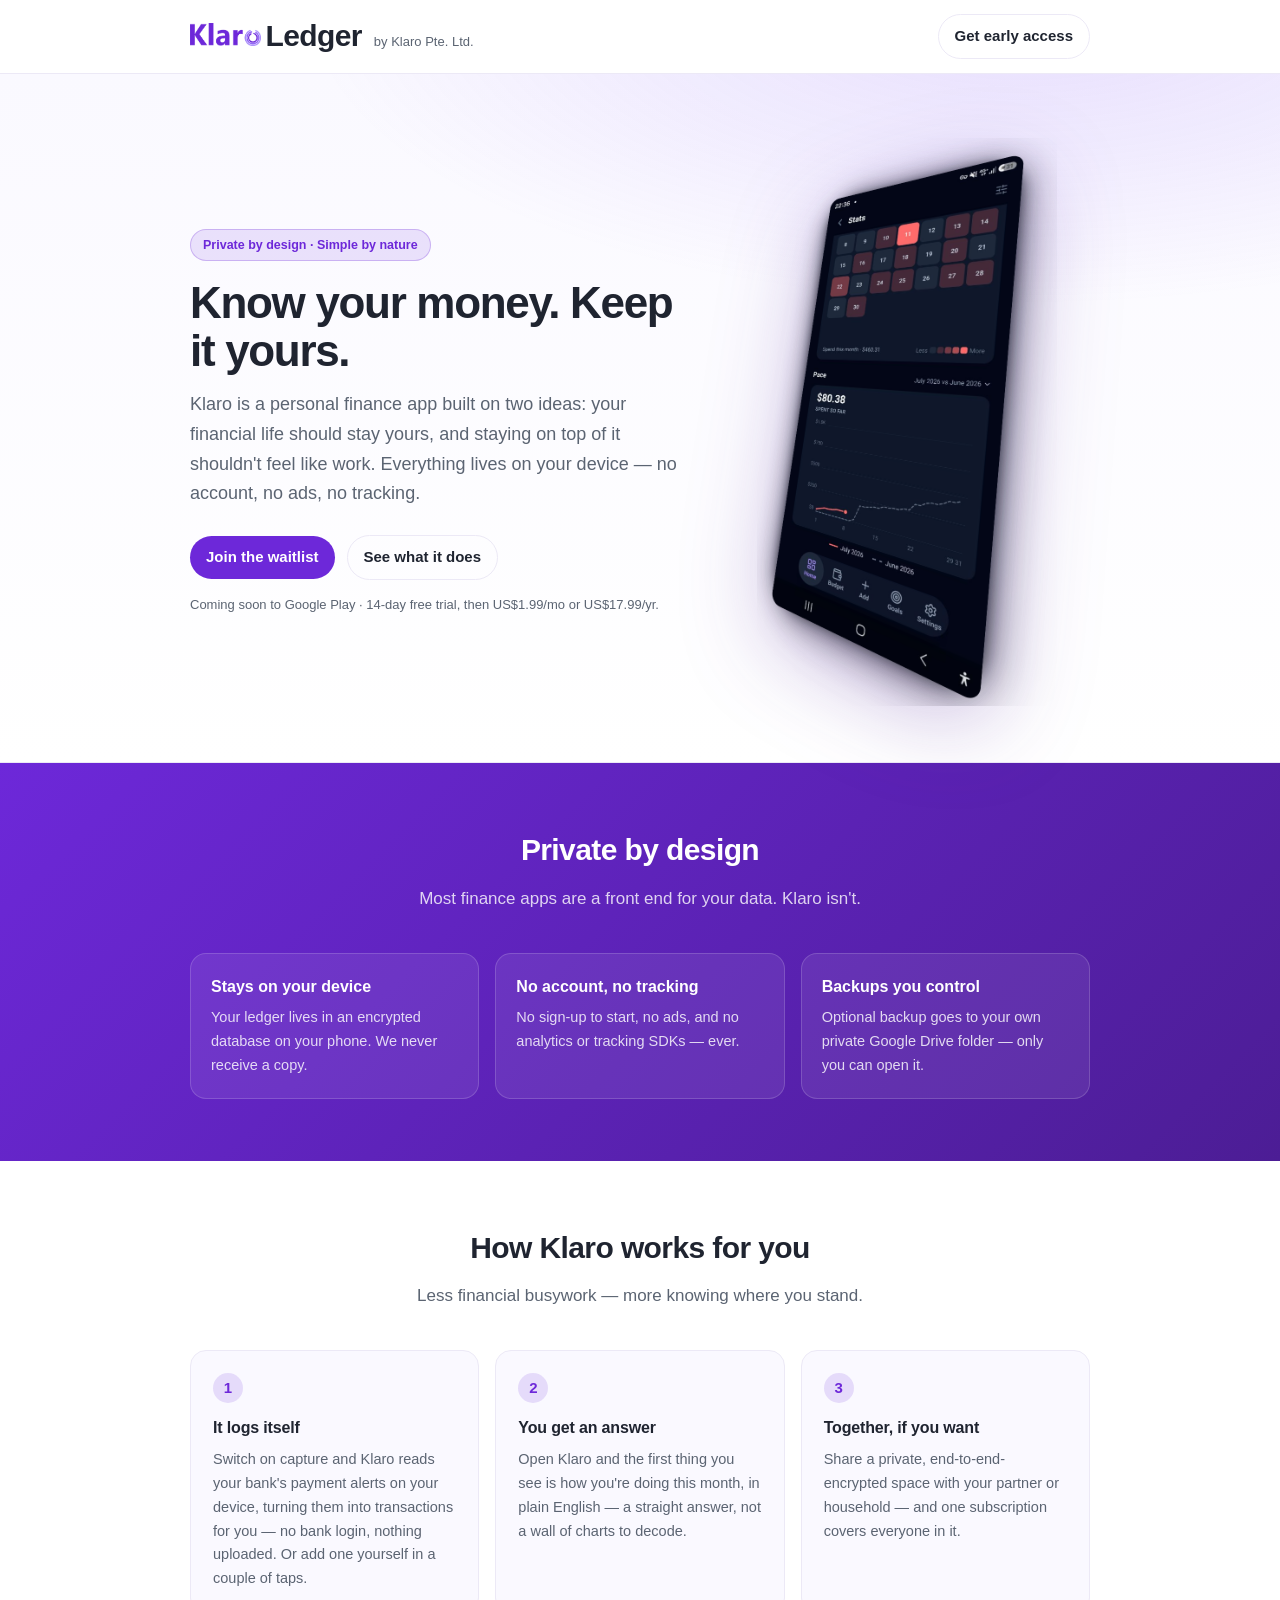
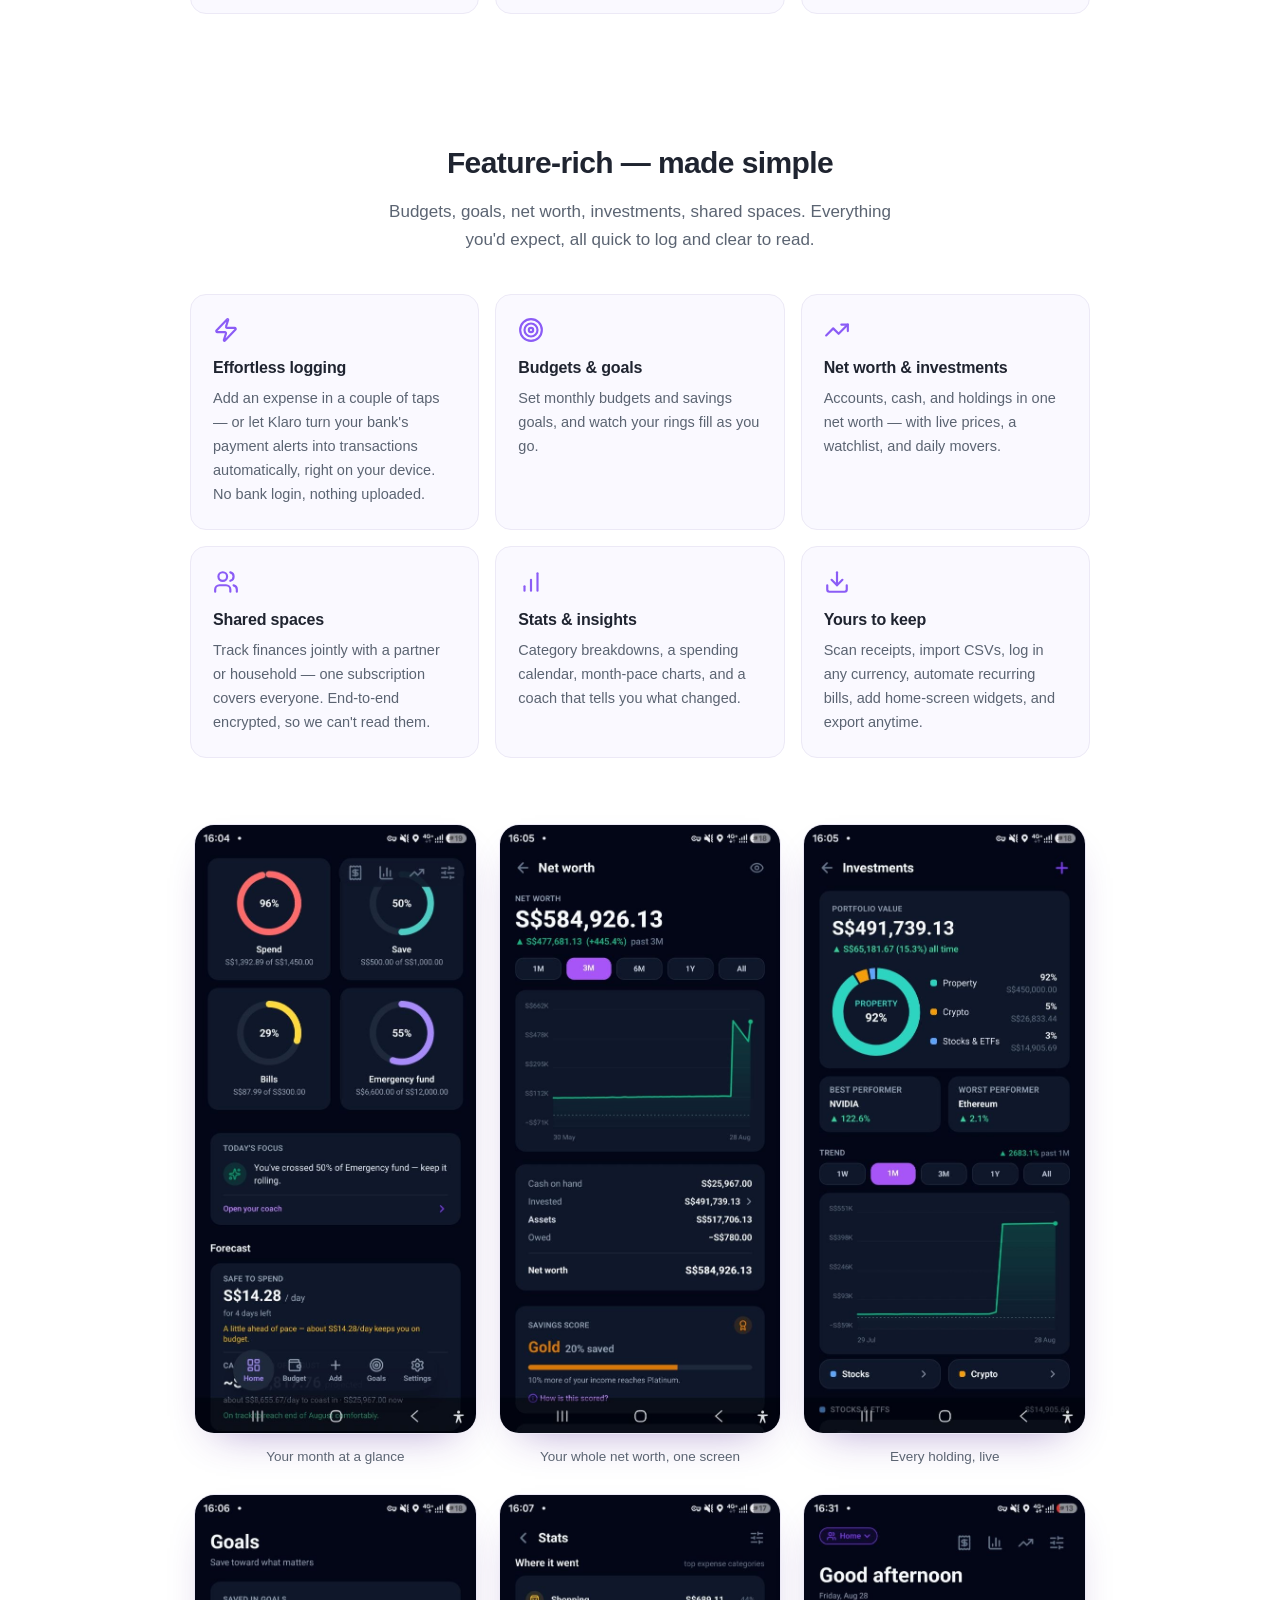
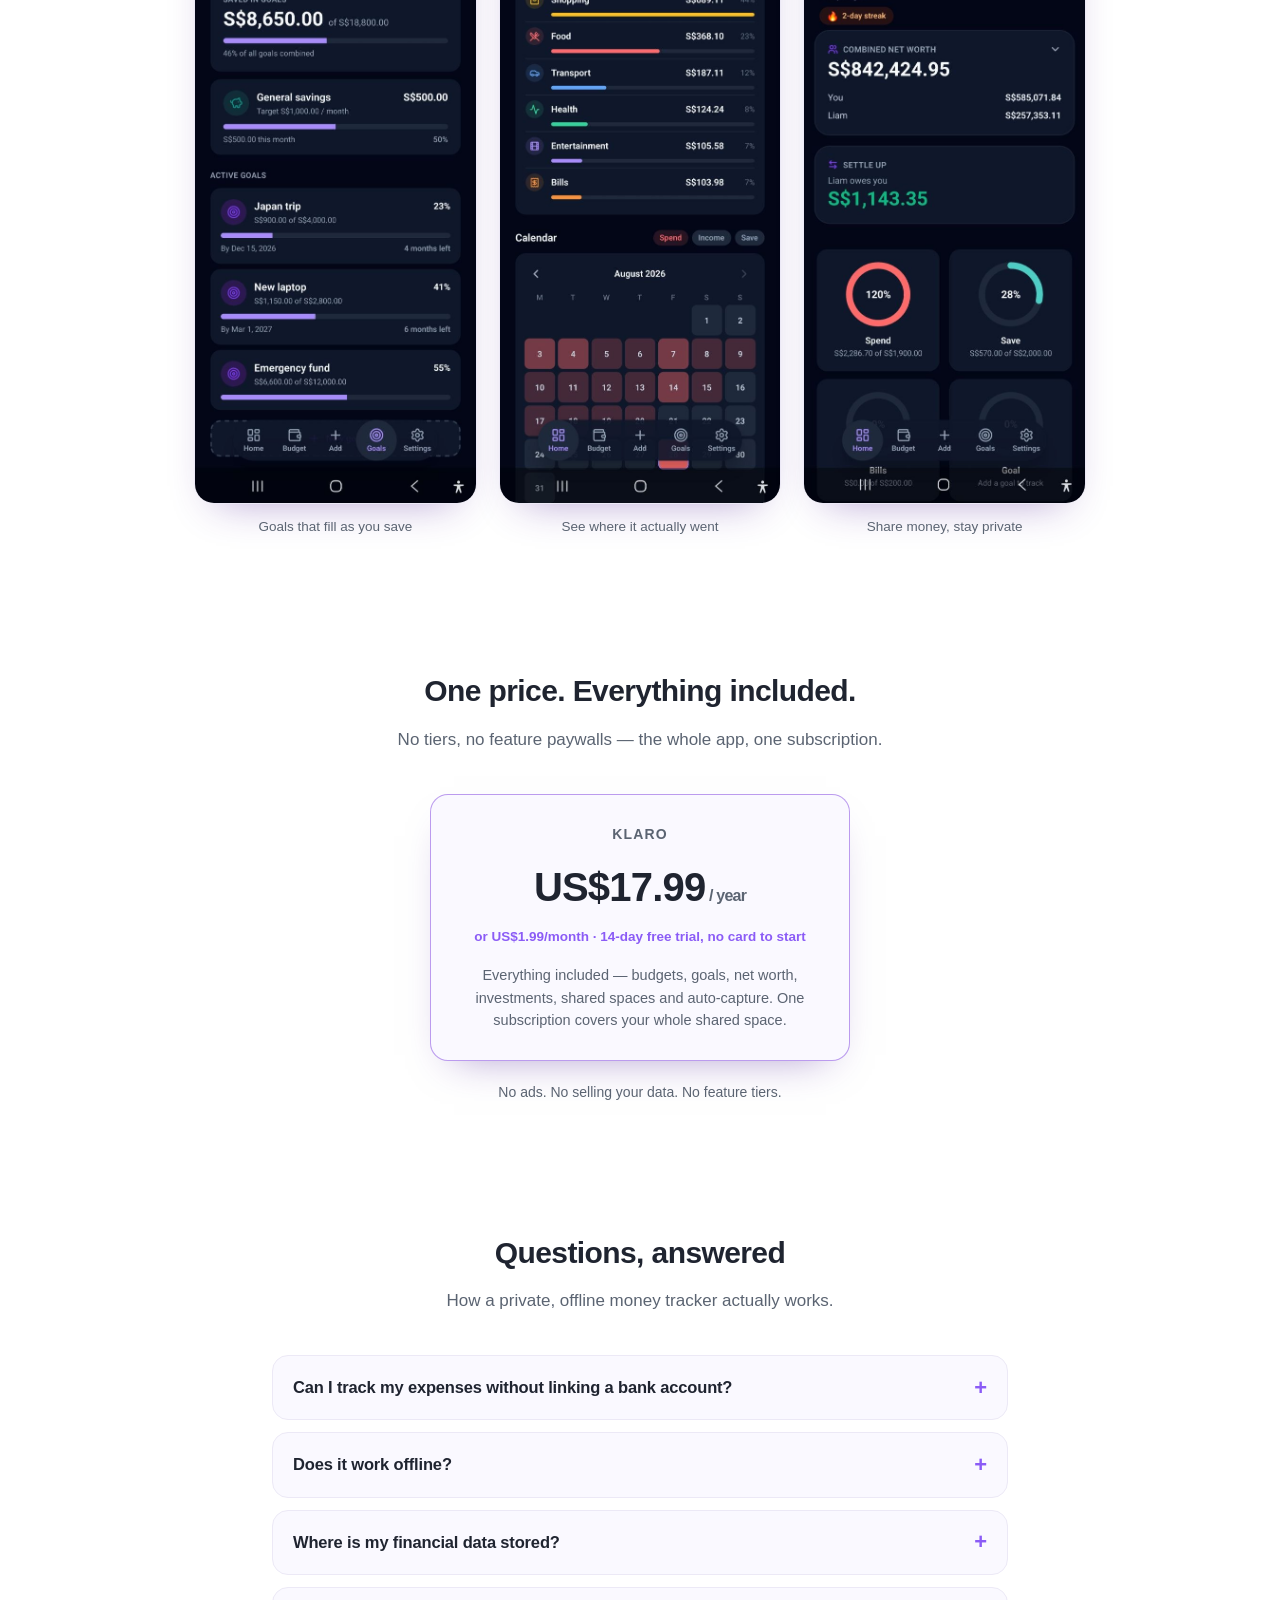
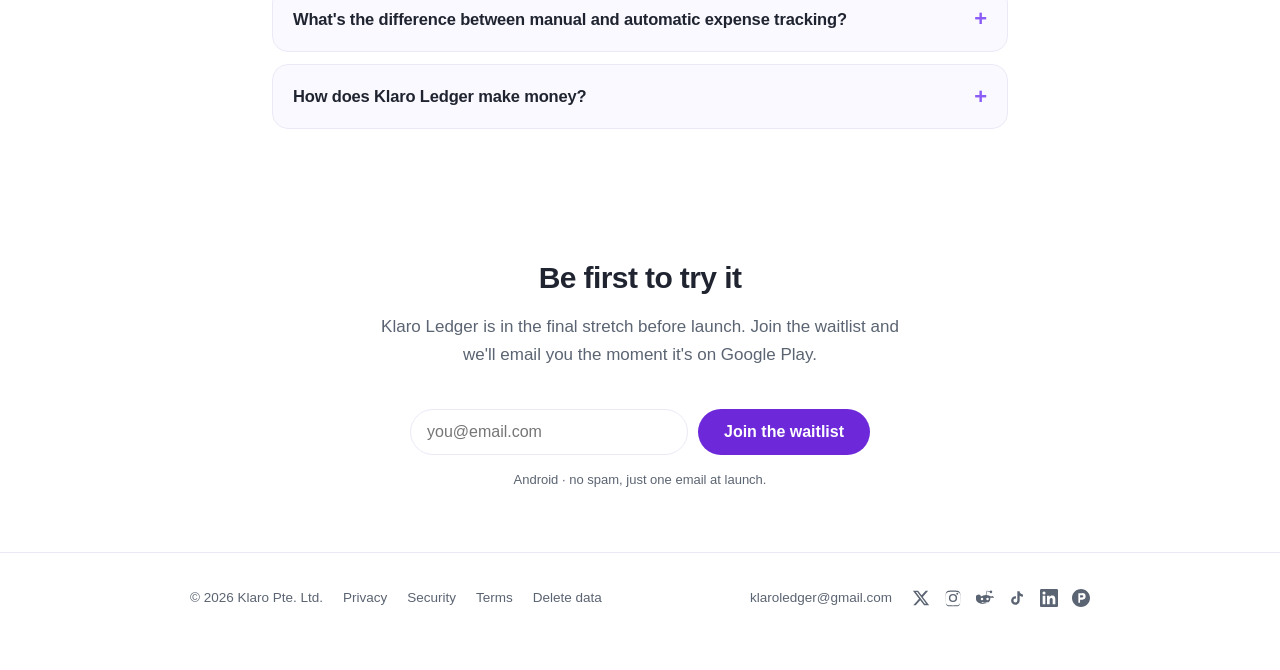
<file: index.html>
<!doctype html>
<html lang="en">
  <head>
    <meta charset="utf-8" />
    <meta name="viewport" content="width=device-width, initial-scale=1" />
    <meta name="google-site-verification" content="YnybUjIdexVsLjOxASTAoRxeRWciaFhytdAbBJuj0qY" />
    <title>Klaro Ledger</title>
    <meta
      name="description"
      content="Klaro Ledger is a private, offline-first personal finance app for Android. Your whole financial life stays on your device — and staying on top of it shouldn't feel like work. No account, no ads, no tracking. By Klaro Pte. Ltd."
    />
    <meta name="theme-color" content="#6d28d9" />
    <!-- Open Graph / social preview -->
    <meta property="og:type" content="website" />
    <meta property="og:title" content="Klaro Ledger — know your money, keep it yours" />
    <meta
      property="og:description"
      content="A private, offline-first personal finance app for Android. Powerful, but simple. No account, no ads, no tracking."
    />
    <meta property="og:site_name" content="Klaro Ledger" />
    <!-- ?v=2 busts social-scraper caches when the card art changes -->
    <meta property="og:image" content="https://klaroledger.app/assets/og.png?v=2" />
    <meta property="og:image:width" content="1200" />
    <meta property="og:image:height" content="630" />
    <meta property="og:image:alt" content="Klaro Ledger — private, offline-first money tracker" />
    <meta property="og:url" content="https://klaroledger.app/" />
    <meta name="twitter:card" content="summary_large_image" />
    <meta name="twitter:image" content="https://klaroledger.app/assets/og.png?v=2" />
    <link rel="icon" type="image/png" href="assets/icon.png" />
    <link rel="apple-touch-icon" href="assets/icon.png" />
    <link rel="canonical" href="https://klaroledger.app/" />
    <!-- Structured data: helps Google understand the app + can win rich results -->
    <script type="application/ld+json">
      {
        "@context": "https://schema.org",
        "@graph": [
          {
            "@type": "WebSite",
            "@id": "https://klaroledger.app/#website",
            "url": "https://klaroledger.app/",
            "name": "Klaro Ledger",
            "alternateName": "Klaro",
            "publisher": { "@id": "https://klaroledger.app/#org" }
          },
          {
            "@type": "Organization",
            "@id": "https://klaroledger.app/#org",
            "name": "Klaro Pte. Ltd.",
            "url": "https://klaroledger.app/",
            "logo": "https://klaroledger.app/assets/icon.png",
            "email": "klaroledger@gmail.com",
            "sameAs": [
              "https://x.com/klaroledger",
              "https://www.linkedin.com/company/klaro-pte-ltd",
              "https://instagram.com/klaroledger",
              "https://www.producthunt.com/@klaroledger",
              "https://reddit.com/user/klaroledger",
              "https://tiktok.com/@klaroledger"
            ]
          },
          {
            "@type": "SoftwareApplication",
            "name": "Klaro Ledger",
            "operatingSystem": "Android",
            "applicationCategory": "FinanceApplication",
            "description": "A private, offline-first money tracker for Android. Budgets, goals, net worth, and shared spaces — with no account, no ads, and no tracking.",
            "url": "https://klaroledger.app/",
            "image": "https://klaroledger.app/assets/og.png",
            "publisher": { "@id": "https://klaroledger.app/#org" },
            "offers": { "@type": "Offer", "price": "1.99", "priceCurrency": "USD" }
          }
        ]
      }
    </script>
    <style>
      :root {
        --brand: #6d28d9;
        --brand-deep: #4c1d95;
        --brand-soft: #8b5cf6;
        --bg: #ffffff;
        --fg: #1f2430;
        --muted: #5b6472;
        --card: #faf9ff;
        --border: #ece9f6;
        --accent: #10b981;
      }
      @media (prefers-color-scheme: dark) {
        :root {
          --bg: #0f1115;
          --fg: #e8e9ee;
          --muted: #a0a6b2;
          --card: #161922;
          --border: #262b37;
          --brand-soft: #a78bfa;
        }
      }
      * { box-sizing: border-box; }
      html { -webkit-text-size-adjust: 100%; scroll-behavior: smooth; }
      body {
        margin: 0;
        background: var(--bg);
        color: var(--fg);
        font: 16px/1.65 -apple-system, BlinkMacSystemFont, "Segoe UI", Roboto,
          Helvetica, Arial, sans-serif;
      }
      a { color: var(--brand-soft); }
      .container { max-width: 940px; margin: 0 auto; padding: 0 20px; }

      /* Top bar */
      .topbar {
        border-bottom: 1px solid var(--border);
        position: sticky;
        top: 0;
        background: color-mix(in srgb, var(--bg) 88%, transparent);
        backdrop-filter: blur(8px);
        z-index: 5;
      }
      .topbar .container {
        display: flex;
        align-items: center;
        gap: 12px;
        padding-top: 14px;
        padding-bottom: 14px;
      }
      /* Brand + attribution share a baseline (tag on the wordmark's bottom),
         and the wrapper stays vertically centered in the bar as one unit. */
      .brandrow { display: flex; align-items: baseline; gap: 12px; }
      .brandmark { font-weight: 800; letter-spacing: -0.02em; font-size: 19px; }
      .brandmark .k { color: var(--brand); }
      /* Wordmark logo ("Klaro" with the ring-o) + aligned "Ledger" text. */
      /* Baseline-align the tight (padding-free) logo with "Ledger": an <img>'s
         baseline is its bottom edge, and the logo is cropped so its bottom ~=
         the "Klar" baseline — so both words share a true baseline, no nudge. */
      .brand { display: flex; align-items: baseline; gap: 4px; text-decoration: none; cursor: pointer; }
      .brand:hover { opacity: 0.82; }
      .wordlogo { height: 23px; display: block; }
      .ledger {
        font-weight: 700;
        font-size: 30px;
        letter-spacing: -0.02em;
        color: var(--fg);
        line-height: 1;
      }
      .topbar .tag { color: var(--muted); font-size: 13px; }
      .topbar .spacer { margin-left: auto; }
      .btn {
        display: inline-block;
        background: var(--brand);
        color: #fff;
        text-decoration: none;
        font-weight: 600;
        font-size: 15px;
        padding: 9px 16px;
        border-radius: 999px;
        border: 0;
        cursor: pointer;
      }
      .btn:hover { background: var(--brand-deep); }
      .btn.ghost {
        background: transparent;
        color: var(--fg);
        border: 1px solid var(--border);
      }
      .btn.ghost:hover { border-color: var(--brand-soft); }

      /* Launch-state toggle. <body class="prelaunch"> shows the waitlist CTAs;
         change it to class="launched" the day the app is live on Google Play
         to reveal the download badge instead. Both variants stay in the DOM,
         so they can never drift out of sync. */
      .launched .prelaunch-only { display: none; }
      .prelaunch .launch-only { display: none; }

      /* Google Play download badge (placeholder art — the two-line label is
         the recognisable part; for strict brand compliance, swap this anchor's
         contents for Google's official badge PNG and keep the href). */
      .play-badge {
        display: inline-flex;
        align-items: center;
        gap: 11px;
        background: #000;
        color: #fff;
        text-decoration: none;
        border: 1px solid rgba(255, 255, 255, 0.22);
        border-radius: 12px;
        padding: 9px 20px 9px 16px;
      }
      .play-badge:hover { background: #141414; }
      .play-badge svg { width: 21px; height: 23px; display: block; }
      .play-badge .pb-text { display: flex; flex-direction: column; text-align: left; line-height: 1.15; }
      .play-badge .pb-text small { font-size: 10px; letter-spacing: 0.06em; text-transform: uppercase; opacity: 0.85; }
      .play-badge .pb-text strong { font-size: 18px; font-weight: 600; letter-spacing: -0.01em; }

      /* Hero */
      .hero {
        background:
          radial-gradient(1200px 500px at 80% -10%, rgba(139, 92, 246, 0.18), transparent 60%),
          linear-gradient(180deg, var(--card), var(--bg));
        border-bottom: 1px solid var(--border);
        padding: 64px 0 56px;
      }
      .hero .grid {
        display: grid;
        grid-template-columns: 1.15fr 0.85fr;
        gap: 40px;
        align-items: center;
      }
      .pill {
        display: inline-block;
        font-size: 12.5px;
        font-weight: 600;
        color: var(--brand);
        background: color-mix(in srgb, var(--brand) 12%, transparent);
        border: 1px solid color-mix(in srgb, var(--brand) 26%, transparent);
        padding: 5px 12px;
        border-radius: 999px;
        margin-bottom: 18px;
      }
      h1 {
        font-size: 44px;
        line-height: 1.08;
        letter-spacing: -0.03em;
        margin: 0 0 16px;
      }
      .hero p.sub { font-size: 18px; color: var(--muted); margin: 0 0 26px; max-width: 30em; }
      .cta-row { display: flex; flex-wrap: wrap; gap: 12px; align-items: center; }
      .cta-note { color: var(--muted); font-size: 13px; margin-top: 14px; }

      /* Phone / rings art */
      .art { display: flex; justify-content: center; }
      .hero-mock {
        width: 300px;
        max-width: 82vw;
        height: auto;
        display: block;
        filter: drop-shadow(0 22px 44px rgba(76, 29, 149, 0.32));
      }

      /* App icon in the top bar */
      .appicon {
        width: 26px;
        height: 26px;
        border-radius: 7px;
        display: block;
      }

      /* Screenshot gallery */
      .shots {
        display: grid;
        grid-template-columns: repeat(3, 1fr);
        gap: 26px 22px;
        padding: 4px;
      }
      .shots figure {
        margin: 0;
        text-align: center;
      }
      .shots img {
        width: 100%;
        border-radius: 20px;
        border: 1px solid var(--border);
        box-shadow: 0 18px 40px -22px rgba(76, 29, 149, 0.45);
        display: block;
      }
      .shots figcaption {
        color: var(--muted);
        font-size: 13.5px;
        margin-top: 12px;
      }

      /* Sections */
      section { padding: 62px 0; }
      .section-head { text-align: center; max-width: 34em; margin: 0 auto 40px; }
      .section-head h2 {
        font-size: 30px;
        letter-spacing: -0.02em;
        margin: 0 0 10px;
      }
      .section-head p { color: var(--muted); margin: 0; font-size: 17px; }

      .features {
        display: grid;
        grid-template-columns: repeat(3, 1fr);
        gap: 16px;
      }
      .feature {
        background: var(--card);
        border: 1px solid var(--border);
        border-radius: 16px;
        padding: 22px;
      }
      .feature .ico { line-height: 0; }
      .feature .ico svg {
        width: 26px;
        height: 26px;
        color: var(--brand-soft);
      }
      .feature h3 { font-size: 16px; margin: 12px 0 6px; letter-spacing: -0.01em; }
      .feature p { color: var(--muted); font-size: 14.5px; margin: 0; }

      /* How-it-works steps */
      .steps { display: grid; grid-template-columns: repeat(3, 1fr); gap: 16px; }
      .step {
        background: var(--card);
        border: 1px solid var(--border);
        border-radius: 16px;
        padding: 22px;
      }
      .step .num {
        display: inline-flex;
        align-items: center;
        justify-content: center;
        width: 30px;
        height: 30px;
        border-radius: 999px;
        background: color-mix(in srgb, var(--brand) 14%, transparent);
        color: var(--brand);
        font-weight: 800;
        font-size: 15px;
        margin-bottom: 12px;
      }
      .step h3 { font-size: 16px; margin: 0 0 6px; letter-spacing: -0.01em; }
      .step p { color: var(--muted); font-size: 14.5px; margin: 0; }

      /* Pricing */
      .price-wrap { display: flex; justify-content: center; }
      .price-card {
        background: var(--card);
        border: 1px solid var(--border);
        border-radius: 18px;
        padding: 28px 26px;
        text-align: center;
        max-width: 420px;
        width: 100%;
      }
      .price-card.featured {
        border-color: color-mix(in srgb, var(--brand) 45%, transparent);
        box-shadow: 0 18px 40px -24px rgba(76, 29, 149, 0.5);
      }
      .price-card h3 {
        margin: 0 0 8px;
        font-size: 14px;
        text-transform: uppercase;
        letter-spacing: 0.08em;
        color: var(--muted);
      }
      .price-amt {
        font-size: 40px;
        font-weight: 800;
        letter-spacing: -0.02em;
        margin: 0;
        color: var(--fg);
      }
      .price-amt span { font-size: 16px; font-weight: 600; color: var(--muted); }
      .price-sub { color: var(--brand-soft); font-size: 13.5px; font-weight: 600; margin: 6px 0 0; }
      .price-note { color: var(--muted); font-size: 14.5px; margin: 16px 0 0; line-height: 1.55; }
      .price-foot { text-align: center; color: var(--muted); font-size: 14px; margin: 20px 0 0; }

      /* Privacy band */
      .privacy {
        background: linear-gradient(135deg, var(--brand), var(--brand-deep));
        color: #fff;
      }
      .privacy .section-head h2 { color: #fff; }
      .privacy .section-head p { color: rgba(255, 255, 255, 0.8); }
      .privacy .points {
        display: grid;
        grid-template-columns: repeat(3, 1fr);
        gap: 16px;
      }
      .privacy .point {
        background: rgba(255, 255, 255, 0.08);
        border: 1px solid rgba(255, 255, 255, 0.16);
        border-radius: 16px;
        padding: 20px;
      }
      .privacy .point h3 { margin: 0 0 6px; font-size: 16px; }
      .privacy .point p { margin: 0; color: rgba(255, 255, 255, 0.82); font-size: 14.5px; }

      /* FAQ (native <details> accordion: content stays in the DOM, crawlable) */
      .faq-list { max-width: 46em; margin: 0 auto; display: grid; gap: 12px; }
      .faq-item {
        background: var(--card);
        border: 1px solid var(--border);
        border-radius: 16px;
      }
      .faq-item > summary {
        cursor: pointer;
        list-style: none;
        padding: 18px 20px;
        font-weight: 600;
        font-size: 16.5px;
        letter-spacing: -0.01em;
        display: flex;
        align-items: center;
        justify-content: space-between;
        gap: 16px;
      }
      .faq-item > summary::-webkit-details-marker { display: none; }
      .faq-item > summary::after {
        content: "+";
        color: var(--brand-soft);
        font-size: 22px;
        line-height: 1;
        transition: transform 0.2s ease;
      }
      .faq-item[open] > summary::after { transform: rotate(45deg); }
      .faq-item > .faq-a {
        padding: 0 20px 18px;
        margin: 0;
        color: var(--muted);
        font-size: 15px;
        line-height: 1.6;
        text-align: justify;
        -webkit-hyphens: auto;
        hyphens: auto;
      }

      /* Waitlist */
      .waitlist { text-align: center; }
      .waitlist .btn { font-size: 16px; padding: 13px 26px; }
      .wl-form {
        display: flex;
        gap: 10px;
        justify-content: center;
        flex-wrap: wrap;
        max-width: 460px;
        margin: 0 auto;
      }
      .wl-input {
        flex: 1 1 240px;
        min-width: 0;
        font-size: 16px;
        padding: 13px 16px;
        border-radius: 999px;
        border: 1px solid var(--border);
        background: var(--bg);
        color: var(--fg);
      }
      .wl-input:focus {
        outline: none;
        border-color: var(--brand-soft);
        box-shadow: 0 0 0 3px color-mix(in srgb, var(--brand) 22%, transparent);
      }
      .wl-btn { font-size: 16px; padding: 13px 26px; white-space: nowrap; }
      .wl-btn:disabled { opacity: 0.6; cursor: default; }
      /* Honeypot — off-screen, never shown to a human. */
      .wl-hp {
        position: absolute;
        left: -9999px;
        width: 1px;
        height: 1px;
        opacity: 0;
      }

      footer {
        border-top: 1px solid var(--border);
        color: var(--muted);
        font-size: 13.5px;
        padding: 34px 0 60px;
      }
      footer .row { display: flex; flex-wrap: wrap; gap: 8px 20px; align-items: center; }
      footer a { color: var(--muted); text-decoration: none; }
      footer a:hover { color: var(--brand-soft); }
      footer .spacer { margin-left: auto; }
      footer .social { display: inline-flex; gap: 14px; align-items: center; }
      footer .social a { display: inline-flex; }
      footer .social svg { width: 18px; height: 18px; display: block; }

      @media (max-width: 760px) {
        .hero { padding: 44px 0 40px; }
        .hero .grid { grid-template-columns: 1fr; gap: 32px; }
        .art { order: -1; }
        h1 { font-size: 34px; }
        .features, .privacy .points, .steps { grid-template-columns: 1fr; }
        .shots { grid-template-columns: repeat(2, 1fr); }
        .topbar .tag { display: none; }
      }
    </style>
  </head>
  <body class="prelaunch">
    <!--
      ┌─ LAUNCH-DAY SWAP ─────────────────────────────────────────────────┐
      │ When Klaro Ledger is live on Google Play:                          │
      │   1. Change <body class="prelaunch"> above to class="launched".    │
      │      That's it — hero, top bar, and this section flip to the       │
      │      "Get it on Google Play" download badge automatically.         │
      │   2. (Optional, for brand compliance) drop Google's official badge │
      │      PNG in and swap the .play-badge anchor contents for it.       │
      │   3. The store URL is already wired to the real package            │
      │      (com.klaro.ledger) — nothing to fill in.                      │
      │   4. Email the waitlist that it's live.                            │
      └───────────────────────────────────────────────────────────────────┘
    -->
    <!-- Top bar -->
    <div class="topbar">
      <div class="container">
        <span class="brandrow">
          <a class="brand" href="/" aria-label="Klaro Ledger — home">
            <img class="wordlogo" src="assets/klaro-wordmark.png" alt="Klaro" />
            <span class="ledger">Ledger</span>
          </a>
          <span class="tag">by Klaro Pte. Ltd.</span>
        </span>
        <span class="spacer"></span>
        <a class="btn ghost prelaunch-only" href="#waitlist">Get early access</a>
        <a class="btn launch-only" href="https://play.google.com/store/apps/details?id=com.klaro.ledger">Get it on Google Play</a>
      </div>
    </div>

    <!-- Hero -->
    <header class="hero">
      <div class="container grid">
        <div>
          <span class="pill">Private by design · Simple by nature</span>
          <h1>Know your money. Keep it yours.</h1>
          <p class="sub">
            Klaro is a personal finance app built on two ideas: your financial
            life should stay yours, and staying on top of it shouldn't feel like
            work. Everything lives on your device — no account, no ads, no
            tracking.
          </p>
          <div class="cta-row">
            <a class="btn prelaunch-only" href="#waitlist">Join the waitlist</a>
            <a class="play-badge launch-only" href="https://play.google.com/store/apps/details?id=com.klaro.ledger" aria-label="Get it on Google Play">
              <svg viewBox="0 0 24 24" fill="#fff" aria-hidden="true"><path d="M4 3.5v17a1 1 0 0 0 1.5.87l14-8.5a1 1 0 0 0 0-1.74l-14-8.5A1 1 0 0 0 4 3.5Z"/></svg>
              <span class="pb-text"><small>Get it on</small><strong>Google Play</strong></span>
            </a>
            <a class="btn ghost" href="#features">See what it does</a>
          </div>
          <div class="cta-note prelaunch-only">Coming soon to Google Play · 14-day free trial, then US$1.99/mo or US$17.99/yr.</div>
          <div class="cta-note launch-only">Free on Google Play · 14-day free trial, then US$1.99/mo or US$17.99/yr.</div>
        </div>
        <div class="art">
          <img
            class="hero-mock"
            src="assets/hero-mock.png"
            alt="Klaro Ledger — spending pace chart and calendar heatmap"
          />
        </div>
      </div>
    </header>

    <!-- Privacy band (why you can trust Klaro — deliberately ABOVE the features) -->
    <section class="privacy">
      <div class="container">
        <div class="section-head">
          <h2>Private by design</h2>
          <p>Most finance apps are a front end for your data. Klaro isn't.</p>
        </div>
        <div class="points">
          <div class="point">
            <h3>Stays on your device</h3>
            <p>Your ledger lives in an encrypted database on your phone. We never receive a copy.</p>
          </div>
          <div class="point">
            <h3>No account, no tracking</h3>
            <p>No sign-up to start, no ads, and no analytics or tracking SDKs — ever.</p>
          </div>
          <div class="point">
            <h3>Backups you control</h3>
            <p>Optional backup goes to your own private Google Drive folder — only you can open it.</p>
          </div>
        </div>
      </div>
    </section>

    <!-- How it works — the effortless story (auto-capture → the answer → shared) -->
    <section id="how">
      <div class="container">
        <div class="section-head">
          <h2>How Klaro works for you</h2>
          <p>Less financial busywork — more knowing where you stand.</p>
        </div>
        <div class="steps">
          <div class="step">
            <span class="num">1</span>
            <h3>It logs itself</h3>
            <p>Switch on capture and Klaro reads your bank's payment alerts on your device, turning them into transactions for you — no bank login, nothing uploaded. Or add one yourself in a couple of taps.</p>
          </div>
          <div class="step">
            <span class="num">2</span>
            <h3>You get an answer</h3>
            <p>Open Klaro and the first thing you see is how you're doing this month, in plain English — a straight answer, not a wall of charts to decode.</p>
          </div>
          <div class="step">
            <span class="num">3</span>
            <h3>Together, if you want</h3>
            <p>Share a private, end-to-end-encrypted space with your partner or household — and one subscription covers everyone in it.</p>
          </div>
        </div>
      </div>
    </section>

    <!-- Features (what it does — powerful, but made to feel effortless) -->
    <section id="features">
      <div class="container">
        <div class="section-head">
          <h2>Feature-rich — made simple</h2>
          <p>Budgets, goals, net worth, investments, shared spaces. Everything you'd expect, all quick to log and clear to read.</p>
        </div>
        <div class="features">
          <div class="feature">
            <div class="ico">
              <svg viewBox="0 0 24 24" fill="none" stroke="currentColor" stroke-width="2" stroke-linecap="round" stroke-linejoin="round" aria-hidden="true"><path d="M4 14a1 1 0 0 1-.78-1.63l9.9-10.2a.5.5 0 0 1 .86.46l-1.92 6.02A1 1 0 0 0 13 10h7a1 1 0 0 1 .78 1.63l-9.9 10.2a.5.5 0 0 1-.86-.46l1.92-6.02A1 1 0 0 0 11 14z"/></svg>
            </div>
            <h3>Effortless logging</h3>
            <p>Add an expense in a couple of taps — or let Klaro turn your bank's payment alerts into transactions automatically, right on your device. No bank login, nothing uploaded.</p>
          </div>
          <div class="feature">
            <div class="ico">
              <svg viewBox="0 0 24 24" fill="none" stroke="currentColor" stroke-width="2" stroke-linecap="round" stroke-linejoin="round" aria-hidden="true"><circle cx="12" cy="12" r="10"/><circle cx="12" cy="12" r="6"/><circle cx="12" cy="12" r="2"/></svg>
            </div>
            <h3>Budgets &amp; goals</h3>
            <p>Set monthly budgets and savings goals, and watch your rings fill as you go.</p>
          </div>
          <div class="feature">
            <div class="ico">
              <svg viewBox="0 0 24 24" fill="none" stroke="currentColor" stroke-width="2" stroke-linecap="round" stroke-linejoin="round" aria-hidden="true"><path d="M16 7h6v6"/><path d="m22 7-8.5 8.5-5-5L2 17"/></svg>
            </div>
            <h3>Net worth &amp; investments</h3>
            <p>Accounts, cash, and holdings in one net worth — with live prices, a watchlist, and daily movers.</p>
          </div>
          <div class="feature">
            <div class="ico">
              <svg viewBox="0 0 24 24" fill="none" stroke="currentColor" stroke-width="2" stroke-linecap="round" stroke-linejoin="round" aria-hidden="true"><path d="M16 21v-2a4 4 0 0 0-4-4H6a4 4 0 0 0-4 4v2"/><circle cx="9" cy="7" r="4"/><path d="M22 21v-2a4 4 0 0 0-3-3.87"/><path d="M16 3.13a4 4 0 0 1 0 7.75"/></svg>
            </div>
            <h3>Shared spaces</h3>
            <p>Track finances jointly with a partner or household — one subscription covers everyone. End-to-end encrypted, so we can't read them.</p>
          </div>
          <div class="feature">
            <div class="ico">
              <svg viewBox="0 0 24 24" fill="none" stroke="currentColor" stroke-width="2" stroke-linecap="round" stroke-linejoin="round" aria-hidden="true"><line x1="12" x2="12" y1="20" y2="10"/><line x1="18" x2="18" y1="20" y2="4"/><line x1="6" x2="6" y1="20" y2="16"/></svg>
            </div>
            <h3>Stats &amp; insights</h3>
            <p>Category breakdowns, a spending calendar, month-pace charts, and a coach that tells you what changed.</p>
          </div>
          <div class="feature">
            <div class="ico">
              <svg viewBox="0 0 24 24" fill="none" stroke="currentColor" stroke-width="2" stroke-linecap="round" stroke-linejoin="round" aria-hidden="true"><path d="M21 15v4a2 2 0 0 1-2 2H5a2 2 0 0 1-2-2v-4"/><path d="m7 10 5 5 5-5"/><path d="M12 15V3"/></svg>
            </div>
            <h3>Yours to keep</h3>
            <p>Scan receipts, import CSVs, log in any currency, automate recurring bills, add home-screen widgets, and export anytime.</p>
          </div>
        </div>
      </div>
    </section>

    <!-- Screenshots -->
    <section id="screens" style="padding-top: 0">
      <div class="container">
        <div class="shots">
          <figure>
            <img src="assets/shot-1.jpg" alt="Home screen with budget rings, today's focus, and a safe-to-spend forecast" />
            <figcaption>Your month at a glance</figcaption>
          </figure>
          <figure>
            <img src="assets/shot-2.jpg" alt="Net worth screen with accounts, cash, and investments" />
            <figcaption>Your whole net worth, one screen</figcaption>
          </figure>
          <figure>
            <img src="assets/shot-3.jpg" alt="Investments screen with portfolio value, holdings, and trend chart" />
            <figcaption>Every holding, live</figcaption>
          </figure>
          <figure>
            <img src="assets/shot-4.jpg" alt="Savings goals with progress rings" />
            <figcaption>Goals that fill as you save</figcaption>
          </figure>
          <figure>
            <img src="assets/shot-5.jpg" alt="Stats with category breakdown, calendar heatmap, and month pace" />
            <figcaption>See where it actually went</figcaption>
          </figure>
          <figure>
            <img src="assets/shot-6.jpg" alt="Shared space for couples and households, end-to-end encrypted" />
            <figcaption>Share money, stay private</figcaption>
          </figure>
        </div>
      </div>
    </section>

    <!-- Pricing — one simple price, everything included -->
    <section id="pricing">
      <div class="container">
        <div class="section-head">
          <h2>One price. Everything included.</h2>
          <p>No tiers, no feature paywalls — the whole app, one subscription.</p>
        </div>
        <div class="price-wrap">
          <div class="price-card featured">
            <h3>Klaro</h3>
            <p class="price-amt">US$17.99<span> / year</span></p>
            <p class="price-sub">or US$1.99/month · 14-day free trial, no card to start</p>
            <p class="price-note">
              Everything included — budgets, goals, net worth, investments,
              shared spaces and auto-capture. One subscription covers your whole
              shared space.
            </p>
          </div>
        </div>
        <p class="price-foot">No ads. No selling your data. No feature tiers.</p>
      </div>
    </section>

    <!-- FAQ -->
    <section id="faq">
      <div class="container">
        <div class="section-head">
          <h2>Questions, answered</h2>
          <p>How a private, offline money tracker actually works.</p>
        </div>
        <div class="faq-list">
          <details class="faq-item">
            <summary>Can I track my expenses without linking a bank account?</summary>
            <p class="faq-a">
              Yes — no banking login ever goes into the app. Add an expense in a couple of
              taps, or switch on capture and Klaro reads your bank's payment alerts on your
              device and turns them into transactions for you — no bank connection, nothing
              uploaded. Your credentials stay with your bank, and Klaro never needs
              read-access to your accounts.
            </p>
          </details>
          <details class="faq-item">
            <summary>Does it work offline?</summary>
            <p class="faq-a">
              Yes — Klaro is offline-first. Adding transactions, budgets, goals, and every
              chart all run on your phone, with no internet connection and no server
              round-trip. It's just as fast on a plane or with no signal.
            </p>
          </details>
          <details class="faq-item">
            <summary>Where is my financial data stored?</summary>
            <p class="faq-a">
              On your device only, in an encrypted database — there's no account and no
              cloud copy by default. If you turn on backup, it goes to your own private
              Google Drive folder, encrypted so only you can open it.
            </p>
          </details>
          <details class="faq-item">
            <summary>What's the difference between manual and automatic expense tracking?</summary>
            <p class="faq-a">
              Automatic apps link to your bank and pull your transactions from their
              servers — convenient, but it means handing over your banking login and your
              spending data. Klaro does it differently: log an expense yourself in a couple
              of taps, or let Klaro read your bank's payment alerts on your device and turn
              them into transactions for you. Either way, no banking login goes into the app,
              and nothing about your accounts is ever uploaded.
            </p>
          </details>
          <details class="faq-item">
            <summary>How does Klaro Ledger make money?</summary>
            <p class="faq-a">
              A simple subscription — US$1.99/month or US$17.99/year, with a 14-day free
              trial. That's the whole model: no ads, no trackers, and nothing about your
              spending is ever sold or shared. You pay for the app, so your data doesn't
              have to — which is why it can stay on your device.
            </p>
          </details>
        </div>
      </div>
    </section>
    <script type="application/ld+json">
      {
        "@context": "https://schema.org",
        "@type": "FAQPage",
        "mainEntity": [
          {
            "@type": "Question",
            "name": "Can I track my expenses without linking a bank account?",
            "acceptedAnswer": {
              "@type": "Answer",
              "text": "Yes — no banking login ever goes into the app. Add an expense in a couple of taps, or switch on capture and Klaro reads your bank's payment alerts on your device and turns them into transactions for you — no bank connection, nothing uploaded. Your credentials stay with your bank, and Klaro never needs read-access to your accounts."
            }
          },
          {
            "@type": "Question",
            "name": "Does it work offline?",
            "acceptedAnswer": {
              "@type": "Answer",
              "text": "Yes — Klaro is offline-first. Adding transactions, budgets, goals, and every chart all run on your phone, with no internet connection and no server round-trip. It's just as fast on a plane or with no signal."
            }
          },
          {
            "@type": "Question",
            "name": "Where is my financial data stored?",
            "acceptedAnswer": {
              "@type": "Answer",
              "text": "On your device only, in an encrypted database — there's no account and no cloud copy by default. If you turn on backup, it goes to your own private Google Drive folder, encrypted so only you can open it."
            }
          },
          {
            "@type": "Question",
            "name": "What's the difference between manual and automatic expense tracking?",
            "acceptedAnswer": {
              "@type": "Answer",
              "text": "Automatic apps link to your bank and pull your transactions from their servers — convenient, but it means handing over your banking login and your spending data. Klaro does it differently: log an expense yourself in a couple of taps, or let Klaro read your bank's payment alerts on your device and turn them into transactions for you. Either way, no banking login goes into the app, and nothing about your accounts is ever uploaded."
            }
          },
          {
            "@type": "Question",
            "name": "How does Klaro Ledger make money?",
            "acceptedAnswer": {
              "@type": "Answer",
              "text": "A simple subscription — US$1.99/month or US$17.99/year, with a 14-day free trial. That's the whole model: no ads, no trackers, and nothing about your spending is ever sold or shared. You pay for the app, so your data doesn't have to — which is why it can stay on your device."
            }
          }
        ]
      }
    </script>

    <!-- Waitlist -->
    <section id="waitlist" class="waitlist">
      <div class="container">
        <div class="section-head prelaunch-only">
          <h2>Be first to try it</h2>
          <p>
            Klaro Ledger is in the final stretch before launch. Join the waitlist
            and we'll email you the moment it's on Google Play.
          </p>
        </div>
        <div class="section-head launch-only">
          <h2>Get Klaro Ledger</h2>
          <p>Free on Google Play, with a 14-day trial. Want release notes by email? Drop yours below.</p>
        </div>
        <div class="launch-only" style="margin: 0 0 22px">
          <a class="play-badge" href="https://play.google.com/store/apps/details?id=com.klaro.ledger" aria-label="Get it on Google Play">
            <svg viewBox="0 0 24 24" fill="#fff" aria-hidden="true"><path d="M4 3.5v17a1 1 0 0 0 1.5.87l14-8.5a1 1 0 0 0 0-1.74l-14-8.5A1 1 0 0 0 4 3.5Z"/></svg>
            <span class="pb-text"><small>Get it on</small><strong>Google Play</strong></span>
          </a>
        </div>
        <form id="waitlist-form" class="wl-form" novalidate>
          <input
            class="wl-input"
            type="email"
            name="email"
            required
            placeholder="you@email.com"
            autocomplete="email"
            aria-label="Email address"
          />
          <!-- Honeypot: bots fill this; humans never see it. -->
          <input
            class="wl-hp"
            type="text"
            name="website"
            tabindex="-1"
            autocomplete="off"
            aria-hidden="true"
          />
          <button class="btn wl-btn" type="submit">Join the waitlist</button>
        </form>
        <div id="wl-msg" class="cta-note" role="status" aria-live="polite">
          Android · no spam, just one email at launch.
        </div>
      </div>
    </section>

    <!-- Footer -->
    <footer>
      <div class="container row">
        <span>&copy; 2026 Klaro Pte. Ltd.</span>
        <a href="/privacy">Privacy</a>
        <a href="/security">Security</a>
        <a href="/terms">Terms</a>
        <a href="/delete-account">Delete data</a>
        <span class="spacer"></span>
        <a href="mailto:klaroledger@gmail.com">klaroledger@gmail.com</a>
        <span class="social">
          <a href="https://x.com/klaroledger" target="_blank" rel="noopener" aria-label="Klaro Ledger on X">
            <svg viewBox="0 0 24 24" fill="currentColor" aria-hidden="true"><path d="M18.244 2.25h3.308l-7.227 8.26 8.502 11.24h-6.66l-5.214-6.817L4.99 21.75H1.68l7.73-8.835L1.254 2.25H8.08l4.713 6.231zm-1.161 17.52h1.833L7.084 4.126H5.117z"/></svg>
          </a>
          <a href="https://instagram.com/klaroledger" target="_blank" rel="noopener" aria-label="Klaro Ledger on Instagram">
            <svg viewBox="0 0 24 24" fill="currentColor" aria-hidden="true"><path d="M12 2.16c3.2 0 3.58.01 4.85.07 1.17.05 1.8.25 2.23.41.56.22.96.48 1.38.9.42.42.68.82.9 1.38.16.43.36 1.06.41 2.23.06 1.27.07 1.65.07 4.85s-.01 3.58-.07 4.85c-.05 1.17-.25 1.8-.41 2.23a3.7 3.7 0 01-.9 1.38 3.7 3.7 0 01-1.38.9c-.43.16-1.06.36-2.23.41-1.27.06-1.65.07-4.85.07s-3.58-.01-4.85-.07c-1.17-.05-1.8-.25-2.23-.41a3.7 3.7 0 01-1.38-.9 3.7 3.7 0 01-.9-1.38c-.16-.43-.36-1.06-.41-2.23C2.17 15.58 2.16 15.2 2.16 12s.01-3.58.07-4.85c.05-1.17.25-1.8.41-2.23.22-.56.48-.96.9-1.38.42-.42.82-.68 1.38-.9.43-.16 1.06-.36 2.23-.41C8.42 2.17 8.8 2.16 12 2.16zm0 1.62c-3.15 0-3.52.01-4.76.07-1.15.05-1.77.24-2.19.41-.55.21-.94.47-1.35.88-.41.41-.67.8-.88 1.35-.17.42-.36 1.04-.41 2.19-.06 1.24-.07 1.61-.07 4.76s.01 3.52.07 4.76c.05 1.15.24 1.77.41 2.19.21.55.47.94.88 1.35.41.41.8.67 1.35.88.42.17 1.04.36 2.19.41 1.24.06 1.61.07 4.76.07s3.52-.01 4.76-.07c1.15-.05 1.77-.24 2.19-.41.55-.21.94-.47 1.35-.88.41-.41.67-.8.88-1.35.17-.42.36-1.04.41-2.19.06-1.24.07-1.61.07-4.76s-.01-3.52-.07-4.76c-.05-1.15-.24-1.77-.41-2.19a3.64 3.64 0 00-.88-1.35 3.64 3.64 0 00-1.35-.88c-.42-.17-1.04-.36-2.19-.41-1.24-.06-1.61-.07-4.76-.07zm0 2.76a5.46 5.46 0 110 10.92 5.46 5.46 0 010-10.92zm0 9a3.54 3.54 0 100-7.08 3.54 3.54 0 000 7.08zm6.95-9.19a1.27 1.27 0 11-2.54 0 1.27 1.27 0 012.54 0z"/></svg>
          </a>
          <a href="https://reddit.com/user/klaroledger" target="_blank" rel="noopener" aria-label="Klaro Ledger on Reddit">
            <svg viewBox="0 0 24 24" fill="currentColor" aria-hidden="true"><path d="M24 11.78a2.34 2.34 0 00-3.96-1.68 11.5 11.5 0 00-6.24-1.98l1.06-4.98 3.46.73a1.67 1.67 0 103.33-.11 1.67 1.67 0 00-3.17-.74l-3.87-.82a.33.33 0 00-.39.25l-1.18 5.56a11.5 11.5 0 00-6.33 1.98A2.34 2.34 0 100 11.78c0 .24.02.48.06.72a4.6 4.6 0 00-.06.72c0 3.66 4.26 6.63 9.52 6.63s9.52-2.97 9.52-6.63c0-.24-.02-.48-.06-.72.04-.24.06-.48.06-.72zm-17.67 1.67a1.67 1.67 0 113.34 0 1.67 1.67 0 01-3.34 0zm9.34 4.42c-1.15 1.15-3.35 1.24-4 1.24s-2.85-.09-4-1.24a.44.44 0 01.62-.62c.73.73 2.28.98 3.38.98s2.66-.25 3.38-.98a.44.44 0 01.62.62zm-.28-2.75a1.67 1.67 0 110-3.34 1.67 1.67 0 010 3.34z"/></svg>
          </a>
          <a href="https://tiktok.com/@klaroledger" target="_blank" rel="noopener" aria-label="Klaro Ledger on TikTok">
            <svg viewBox="0 0 24 24" fill="currentColor" aria-hidden="true"><path d="M16.6 5.82a4.28 4.28 0 01-1.06-2.82h-3.09v12.4a2.59 2.59 0 01-2.59 2.5 2.59 2.59 0 01-2.59-2.59 2.59 2.59 0 012.59-2.59c.27 0 .53.04.77.12v-3.2a5.7 5.7 0 00-.77-.05 5.72 5.72 0 105.72 5.72V9.01a7.35 7.35 0 004.3 1.38v-3.1a4.28 4.28 0 01-3.28-1.47z"/></svg>
          </a>
          <a href="https://www.linkedin.com/company/klaro-pte-ltd" target="_blank" rel="noopener" aria-label="Klaro Ledger on LinkedIn">
            <svg viewBox="0 0 24 24" fill="currentColor" aria-hidden="true"><path d="M20.447 20.452h-3.554v-5.569c0-1.328-.027-3.037-1.852-3.037-1.853 0-2.136 1.445-2.136 2.939v5.667H9.351V9h3.414v1.561h.046c.477-.9 1.637-1.85 3.37-1.85 3.601 0 4.267 2.37 4.267 5.455v6.286zM5.337 7.433a2.062 2.062 0 01-2.063-2.065 2.064 2.064 0 112.063 2.065zm1.782 13.019H3.555V9h3.564v11.452zM22.225 0H1.771C.792 0 0 .774 0 1.729v20.542C0 23.227.792 24 1.771 24h20.451C23.2 24 24 23.227 24 22.271V1.729C24 .774 23.2 0 22.222 0h.003z"/></svg>
          </a>
          <a href="https://www.producthunt.com/@klaroledger" target="_blank" rel="noopener" aria-label="Klaro Ledger on Product Hunt">
            <svg viewBox="0 0 24 24" fill="currentColor" fill-rule="evenodd" clip-rule="evenodd" aria-hidden="true"><path d="M13.6 11.197h-2.86V8.203h2.86a1.497 1.497 0 110 2.994M13.6 5.601H8.5v12.798h2.24v-4.202h2.86a4.4 4.4 0 100-8.796M12 0C5.372 0 0 5.372 0 12s5.372 12 12 12 12-5.372 12-12S18.628 0 12 0"/></svg>
          </a>
        </span>
      </div>
    </footer>

    <script>
      (function () {
        var form = document.getElementById("waitlist-form");
        var msg = document.getElementById("wl-msg");
        var ENDPOINT = "https://klaro-waitlist.klaroledger.workers.dev/waitlist";
        if (!form) return;
        form.addEventListener("submit", function (e) {
          e.preventDefault();
          var email = (form.email.value || "").trim();
          if (!email) {
            msg.textContent = "Please enter your email.";
            return;
          }
          var btn = form.querySelector("button");
          btn.disabled = true;
          btn.textContent = "Joining…";
          fetch(ENDPOINT, {
            method: "POST",
            headers: { "content-type": "application/json" },
            body: JSON.stringify({
              email: email,
              website: form.website.value,
              source: "landing",
            }),
          })
            .then(function (r) {
              return r.json().catch(function () {
                return {};
              });
            })
            .then(function (data) {
              if (data && data.ok) {
                form.style.display = "none";
                msg.textContent =
                  "You're on the list — we'll email you at launch. 🎉";
              } else {
                btn.disabled = false;
                btn.textContent = "Join the waitlist";
                msg.textContent =
                  data && data.error === "invalid_email"
                    ? "That email doesn't look right — mind checking it?"
                    : "Something went wrong. Try again, or email klaroledger@gmail.com.";
              }
            })
            .catch(function () {
              btn.disabled = false;
              btn.textContent = "Join the waitlist";
              msg.textContent =
                "Network hiccup. Try again, or email klaroledger@gmail.com.";
            });
        });
      })();
    </script>
  </body>
</html>
</file>
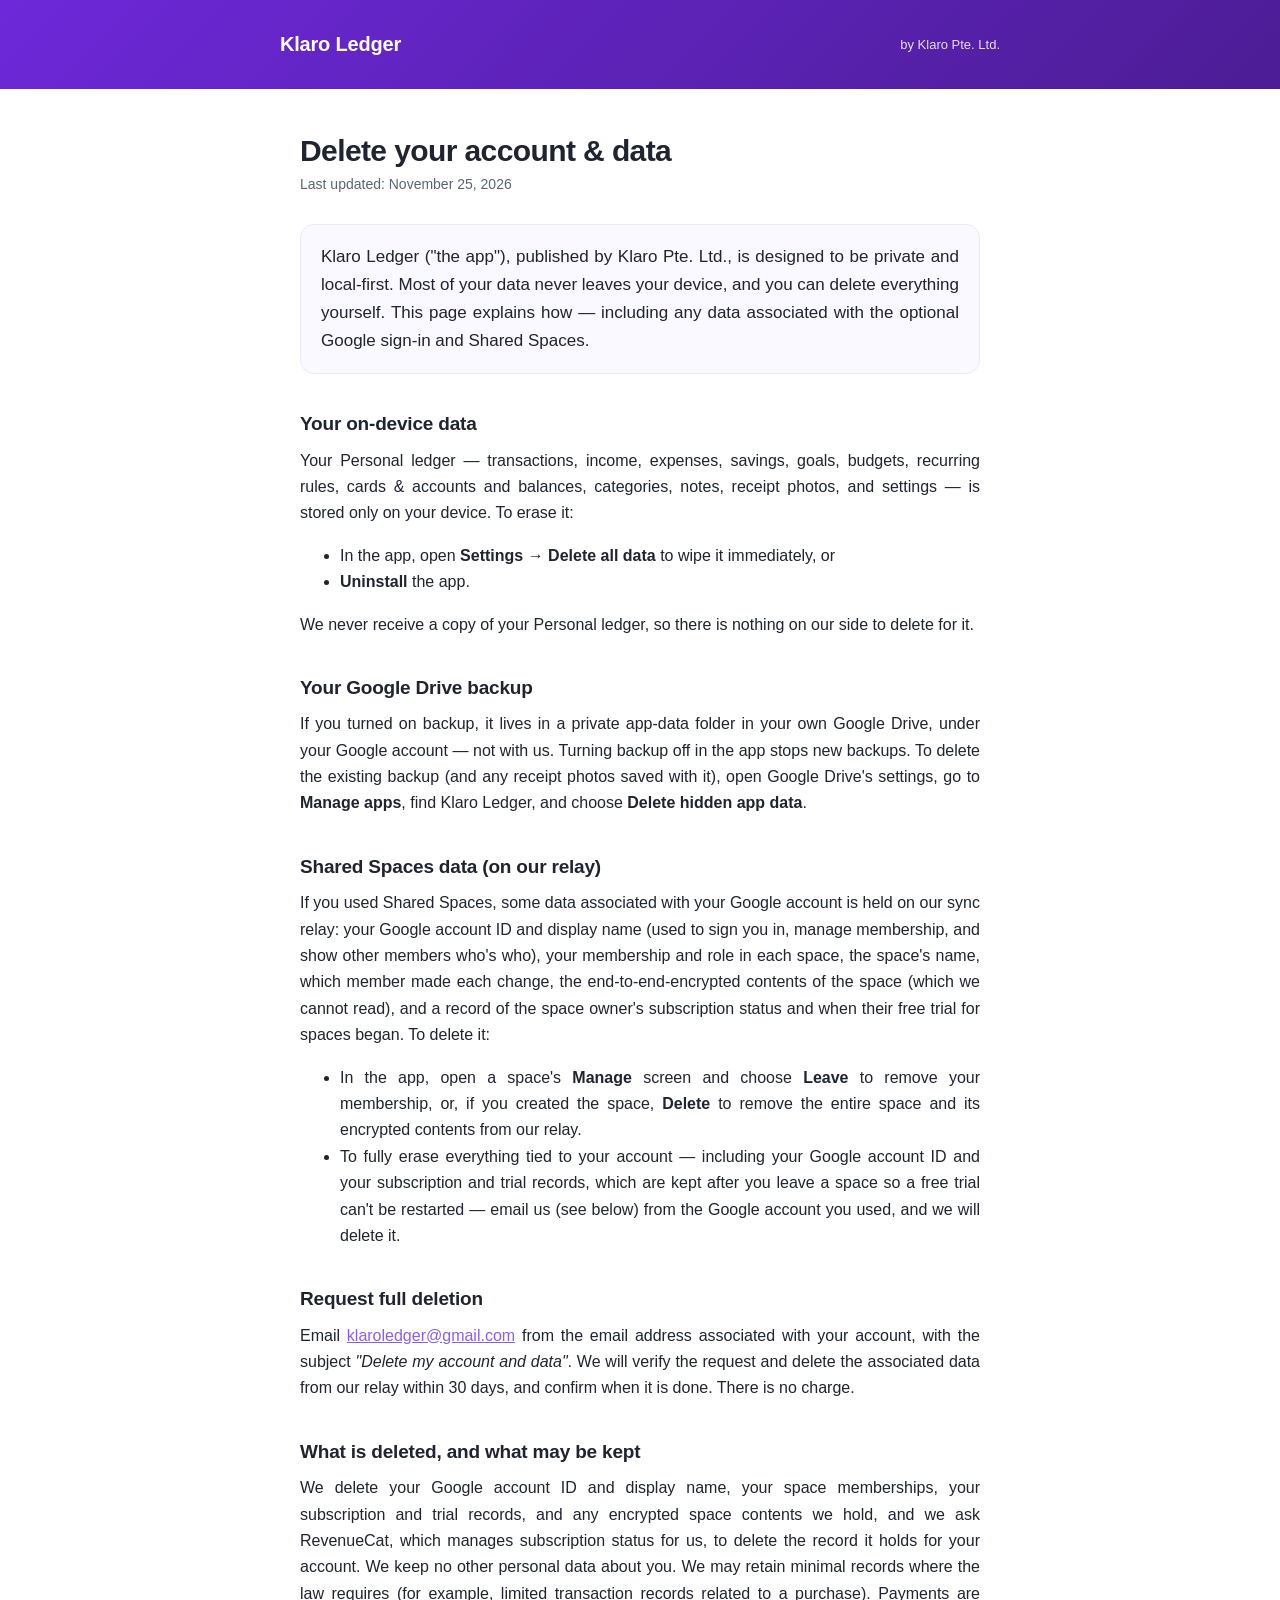
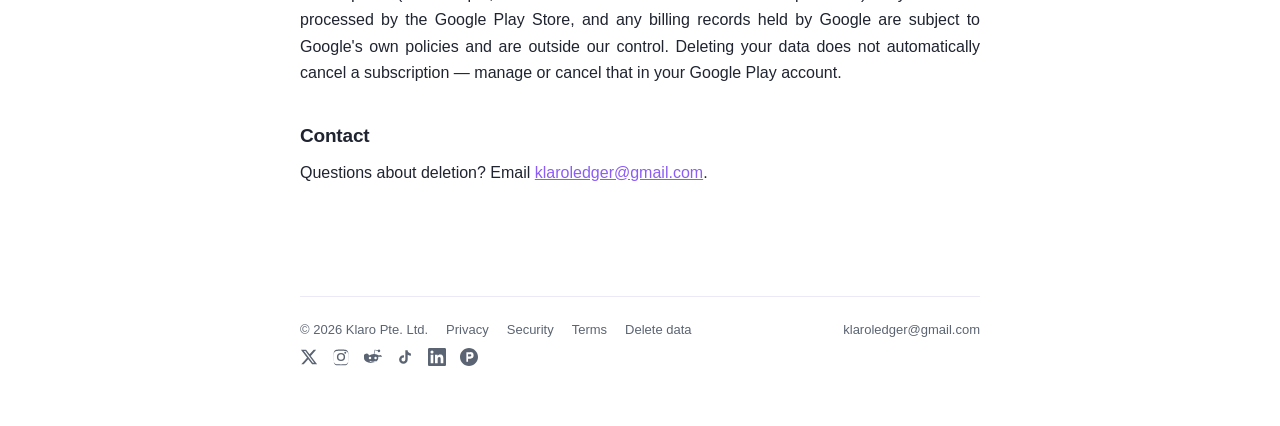
<file: delete-account.html>
<!doctype html>
<html lang="en">
  <head>
    <meta charset="utf-8" />
    <meta name="viewport" content="width=device-width, initial-scale=1" />
    <title>Delete your account &amp; data — Klaro Ledger</title>
    <meta
      name="description"
      content="How to delete your Klaro Ledger account and data, including on-device data and any Shared Spaces data on our relay."
    />
    <link rel="canonical" href="https://klaroledger.app/delete-account" />
    <link rel="stylesheet" href="style.css" />
  </head>
  <body>
    <div class="band">
      <div class="band-inner">
        <a class="mark" href="/" aria-label="Klaro Ledger — home">Klaro Ledger</a>
        <span class="tag">by Klaro Pte. Ltd.</span>
      </div>
    </div>
    <main class="wrap">
      <h1>Delete your account &amp; data</h1>
      <p class="updated">Last updated: November 25, 2026</p>

      <p class="lead">
        Klaro Ledger ("the app"), published by Klaro Pte. Ltd., is designed to be
        private and local-first. Most of your data never leaves your device, and
        you can delete everything yourself. This page explains how — including any
        data associated with the optional Google sign-in and Shared Spaces.
      </p>

      <h2>Your on-device data</h2>
      <p>
        Your Personal ledger — transactions, income, expenses, savings, goals,
        budgets, recurring rules, cards &amp; accounts and balances, categories,
        notes, receipt photos, and settings — is stored only on your device. To
        erase it:
      </p>
      <ul>
        <li>
          In the app, open <strong>Settings → Delete all data</strong> to wipe it
          immediately, or
        </li>
        <li><strong>Uninstall</strong> the app.</li>
      </ul>
      <p>
        We never receive a copy of your Personal ledger, so there is nothing on
        our side to delete for it.
      </p>

      <h2>Your Google Drive backup</h2>
      <p>
        If you turned on backup, it lives in a private app-data folder in your
        own Google Drive, under your Google account — not with us. Turning backup
        off in the app stops new backups. To delete the existing backup (and any
        receipt photos saved with it), open Google Drive's settings, go to
        <strong>Manage apps</strong>, find Klaro Ledger, and choose
        <strong>Delete hidden app data</strong>.
      </p>

      <h2>Shared Spaces data (on our relay)</h2>
      <p>
        If you used Shared Spaces, some data associated with your Google account
        is held on our sync relay: your Google account ID and display name (used
        to sign you in, manage membership, and show other members who's who),
        your membership and role in each space, the space's name, which member
        made each change, the end-to-end-encrypted contents of the space (which
        we cannot read), and a record of the space owner's subscription status
        and when their free trial for spaces began. To delete it:
      </p>
      <ul>
        <li>
          In the app, open a space's <strong>Manage</strong> screen and choose
          <strong>Leave</strong> to remove your membership, or, if you created the
          space, <strong>Delete</strong> to remove the entire space and its
          encrypted contents from our relay.
        </li>
        <li>
          To fully erase everything tied to your account — including your Google
          account ID and your subscription and trial records, which are kept after
          you leave a space so a free trial can't be restarted — email us (see
          below) from the Google account you used, and we will delete it.
        </li>
      </ul>

      <h2>Request full deletion</h2>
      <p>
        Email
        <a href="mailto:klaroledger@gmail.com">klaroledger@gmail.com</a> from the
        email address associated with your account, with the subject
        <em>"Delete my account and data"</em>. We will verify the request and
        delete the associated data from our relay within 30 days, and confirm
        when it is done. There is no charge.
      </p>

      <h2>What is deleted, and what may be kept</h2>
      <p>
        We delete your Google account ID and display name, your space
        memberships, your subscription and trial records, and any encrypted space
        contents we hold, and we ask RevenueCat, which manages subscription status
        for us, to delete the record it holds for your account. We keep no other
        personal data about you. We may retain minimal records where the law
        requires (for example, limited transaction records related to a
        purchase). Payments are processed by the Google Play Store, and any
        billing records held by Google are subject to Google's own policies and
        are outside our control. Deleting your data does not automatically cancel
        a subscription — manage or cancel that in your Google Play account.
      </p>

      <h2>Contact</h2>
      <p>
        Questions about deletion? Email
        <a href="mailto:klaroledger@gmail.com">klaroledger@gmail.com</a>.
      </p>
    </main>
    <footer>
      <div class="row">
        <span>&copy; 2026 Klaro Pte. Ltd.</span>
        <a href="/privacy">Privacy</a>
        <a href="/security">Security</a>
        <a href="/terms">Terms</a>
        <a href="/delete-account">Delete data</a>
        <span class="spacer"></span>
        <a href="mailto:klaroledger@gmail.com">klaroledger@gmail.com</a>
        <span class="social">
          <a href="https://x.com/klaroledger" target="_blank" rel="noopener" aria-label="Klaro Ledger on X"><svg viewBox="0 0 24 24" fill="currentColor" aria-hidden="true"><path d="M18.244 2.25h3.308l-7.227 8.26 8.502 11.24h-6.66l-5.214-6.817L4.99 21.75H1.68l7.73-8.835L1.254 2.25H8.08l4.713 6.231zm-1.161 17.52h1.833L7.084 4.126H5.117z"/></svg></a>
          <a href="https://instagram.com/klaroledger" target="_blank" rel="noopener" aria-label="Klaro Ledger on Instagram"><svg viewBox="0 0 24 24" fill="currentColor" aria-hidden="true"><path d="M12 2.16c3.2 0 3.58.01 4.85.07 1.17.05 1.8.25 2.23.41.56.22.96.48 1.38.9.42.42.68.82.9 1.38.16.43.36 1.06.41 2.23.06 1.27.07 1.65.07 4.85s-.01 3.58-.07 4.85c-.05 1.17-.25 1.8-.41 2.23a3.7 3.7 0 01-.9 1.38 3.7 3.7 0 01-1.38.9c-.43.16-1.06.36-2.23.41-1.27.06-1.65.07-4.85.07s-3.58-.01-4.85-.07c-1.17-.05-1.8-.25-2.23-.41a3.7 3.7 0 01-1.38-.9 3.7 3.7 0 01-.9-1.38c-.16-.43-.36-1.06-.41-2.23C2.17 15.58 2.16 15.2 2.16 12s.01-3.58.07-4.85c.05-1.17.25-1.8.41-2.23.22-.56.48-.96.9-1.38.42-.42.82-.68 1.38-.9.43-.16 1.06-.36 2.23-.41C8.42 2.17 8.8 2.16 12 2.16zm0 1.62c-3.15 0-3.52.01-4.76.07-1.15.05-1.77.24-2.19.41-.55.21-.94.47-1.35.88-.41.41-.67.8-.88 1.35-.17.42-.36 1.04-.41 2.19-.06 1.24-.07 1.61-.07 4.76s.01 3.52.07 4.76c.05 1.15.24 1.77.41 2.19.21.55.47.94.88 1.35.41.41.8.67 1.35.88.42.17 1.04.36 2.19.41 1.24.06 1.61.07 4.76.07s3.52-.01 4.76-.07c1.15-.05 1.77-.24 2.19-.41.55-.21.94-.47 1.35-.88.41-.41.67-.8.88-1.35.17-.42.36-1.04.41-2.19.06-1.24.07-1.61.07-4.76s-.01-3.52-.07-4.76c-.05-1.15-.24-1.77-.41-2.19a3.64 3.64 0 00-.88-1.35 3.64 3.64 0 00-1.35-.88c-.42-.17-1.04-.36-2.19-.41-1.24-.06-1.61-.07-4.76-.07zm0 2.76a5.46 5.46 0 110 10.92 5.46 5.46 0 010-10.92zm0 9a3.54 3.54 0 100-7.08 3.54 3.54 0 000 7.08zm6.95-9.19a1.27 1.27 0 11-2.54 0 1.27 1.27 0 012.54 0z"/></svg></a>
          <a href="https://reddit.com/user/klaroledger" target="_blank" rel="noopener" aria-label="Klaro Ledger on Reddit"><svg viewBox="0 0 24 24" fill="currentColor" aria-hidden="true"><path d="M24 11.78a2.34 2.34 0 00-3.96-1.68 11.5 11.5 0 00-6.24-1.98l1.06-4.98 3.46.73a1.67 1.67 0 103.33-.11 1.67 1.67 0 00-3.17-.74l-3.87-.82a.33.33 0 00-.39.25l-1.18 5.56a11.5 11.5 0 00-6.33 1.98A2.34 2.34 0 100 11.78c0 .24.02.48.06.72a4.6 4.6 0 00-.06.72c0 3.66 4.26 6.63 9.52 6.63s9.52-2.97 9.52-6.63c0-.24-.02-.48-.06-.72.04-.24.06-.48.06-.72zm-17.67 1.67a1.67 1.67 0 113.34 0 1.67 1.67 0 01-3.34 0zm9.34 4.42c-1.15 1.15-3.35 1.24-4 1.24s-2.85-.09-4-1.24a.44.44 0 01.62-.62c.73.73 2.28.98 3.38.98s2.66-.25 3.38-.98a.44.44 0 01.62.62zm-.28-2.75a1.67 1.67 0 110-3.34 1.67 1.67 0 010 3.34z"/></svg></a>
          <a href="https://tiktok.com/@klaroledger" target="_blank" rel="noopener" aria-label="Klaro Ledger on TikTok"><svg viewBox="0 0 24 24" fill="currentColor" aria-hidden="true"><path d="M16.6 5.82a4.28 4.28 0 01-1.06-2.82h-3.09v12.4a2.59 2.59 0 01-2.59 2.5 2.59 2.59 0 01-2.59-2.59 2.59 2.59 0 012.59-2.59c.27 0 .53.04.77.12v-3.2a5.7 5.7 0 00-.77-.05 5.72 5.72 0 105.72 5.72V9.01a7.35 7.35 0 004.3 1.38v-3.1a4.28 4.28 0 01-3.28-1.47z"/></svg></a>
          <a href="https://www.linkedin.com/company/klaro-pte-ltd" target="_blank" rel="noopener" aria-label="Klaro Ledger on LinkedIn"><svg viewBox="0 0 24 24" fill="currentColor" aria-hidden="true"><path d="M20.447 20.452h-3.554v-5.569c0-1.328-.027-3.037-1.852-3.037-1.853 0-2.136 1.445-2.136 2.939v5.667H9.351V9h3.414v1.561h.046c.477-.9 1.637-1.85 3.37-1.85 3.601 0 4.267 2.37 4.267 5.455v6.286zM5.337 7.433a2.062 2.062 0 01-2.063-2.065 2.064 2.064 0 112.063 2.065zm1.782 13.019H3.555V9h3.564v11.452zM22.225 0H1.771C.792 0 0 .774 0 1.729v20.542C0 23.227.792 24 1.771 24h20.451C23.2 24 24 23.227 24 22.271V1.729C24 .774 23.2 0 22.222 0h.003z"/></svg></a>
          <a href="https://www.producthunt.com/@klaroledger" target="_blank" rel="noopener" aria-label="Klaro Ledger on Product Hunt"><svg viewBox="0 0 24 24" fill="currentColor" fill-rule="evenodd" clip-rule="evenodd" aria-hidden="true"><path d="M13.6 11.197h-2.86V8.203h2.86a1.497 1.497 0 110 2.994M13.6 5.601H8.5v12.798h2.24v-4.202h2.86a4.4 4.4 0 100-8.796M12 0C5.372 0 0 5.372 0 12s5.372 12 12 12 12-5.372 12-12S18.628 0 12 0"/></svg></a>
        </span>
      </div>
    </footer>
  </body>
</html>
</file>
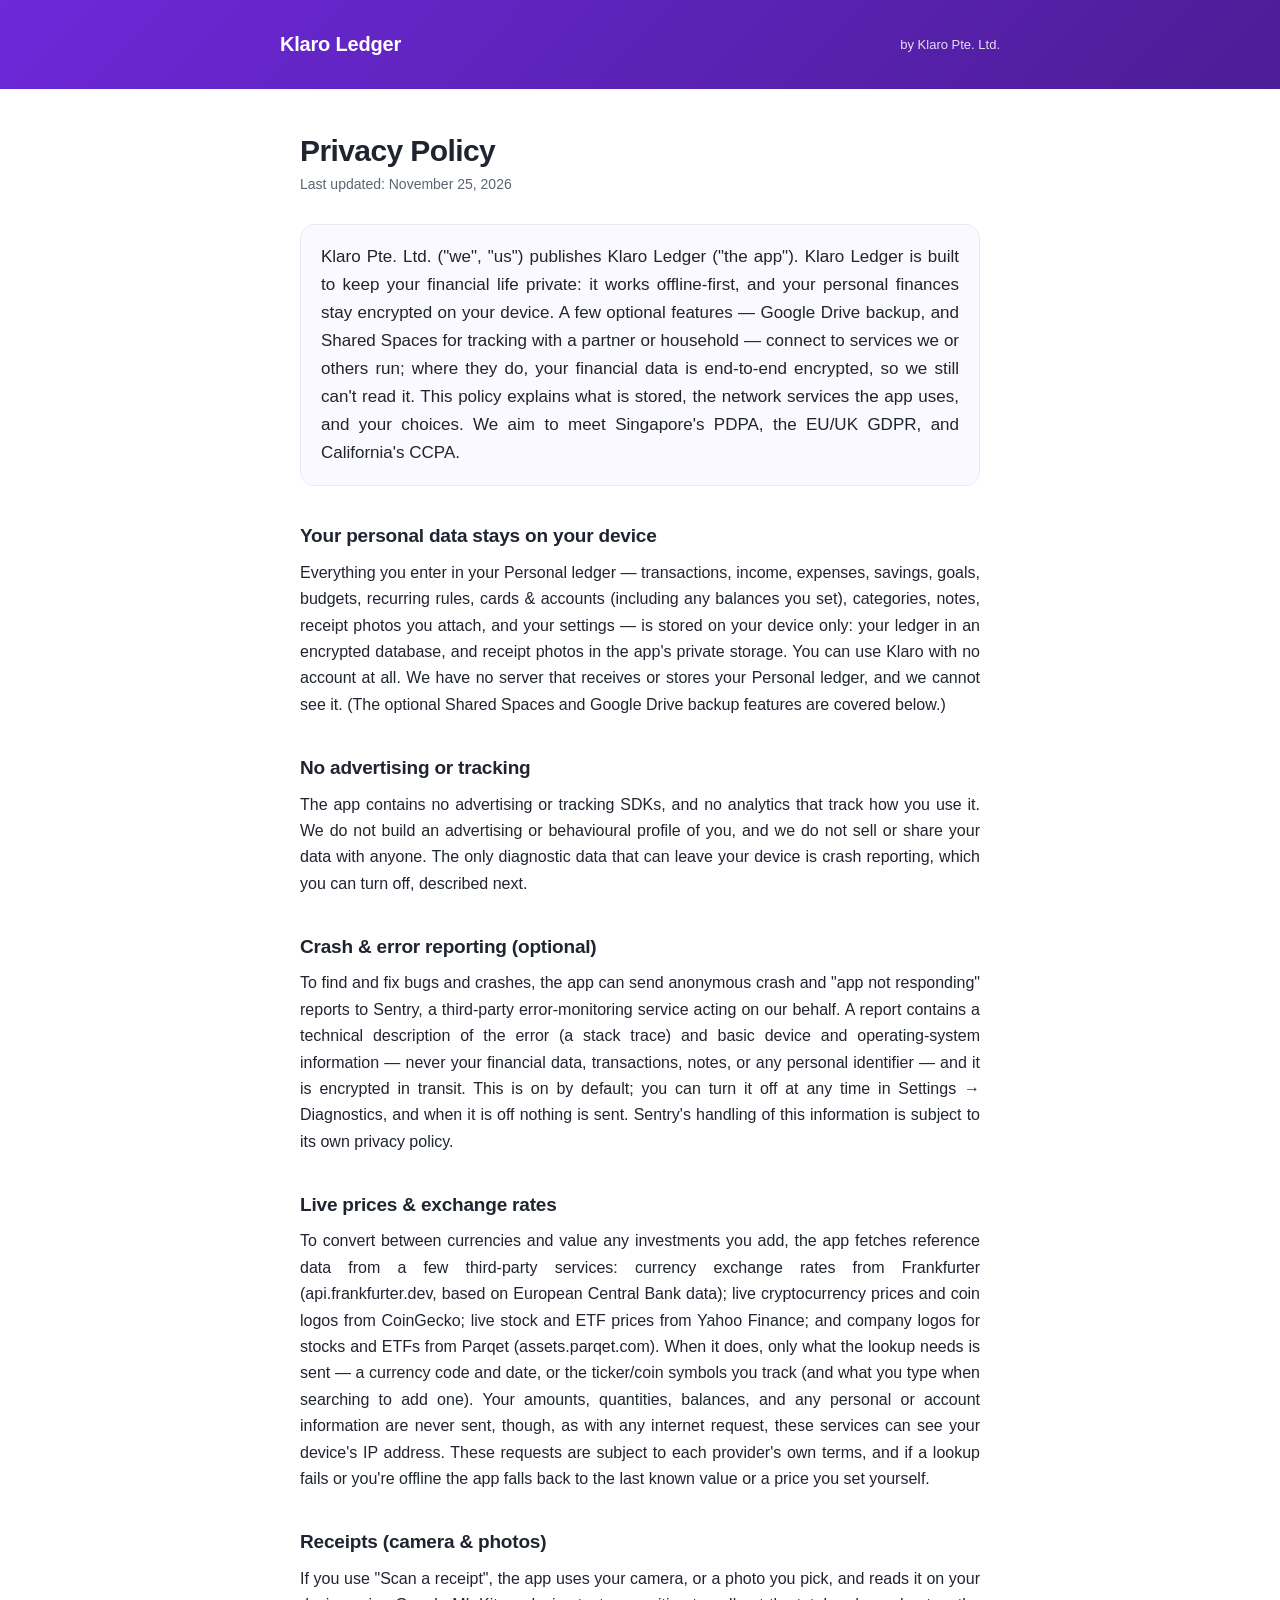
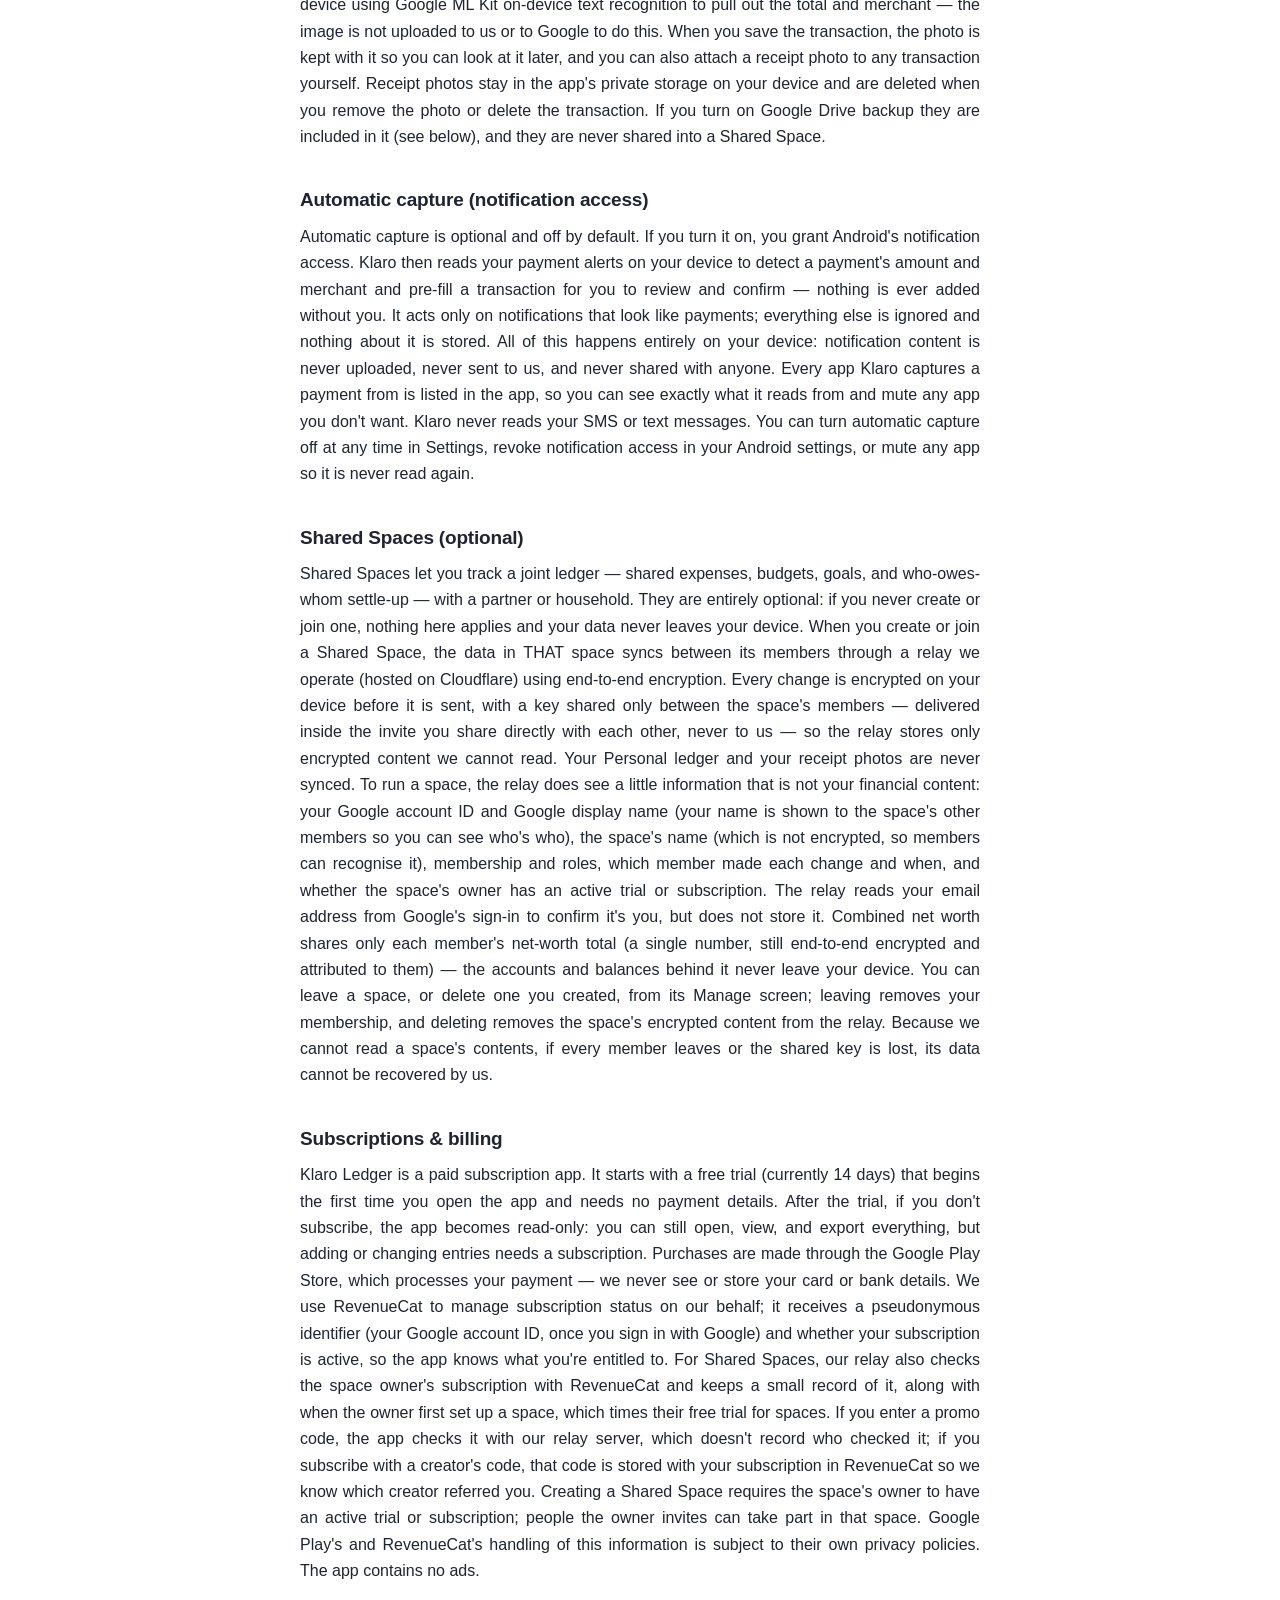
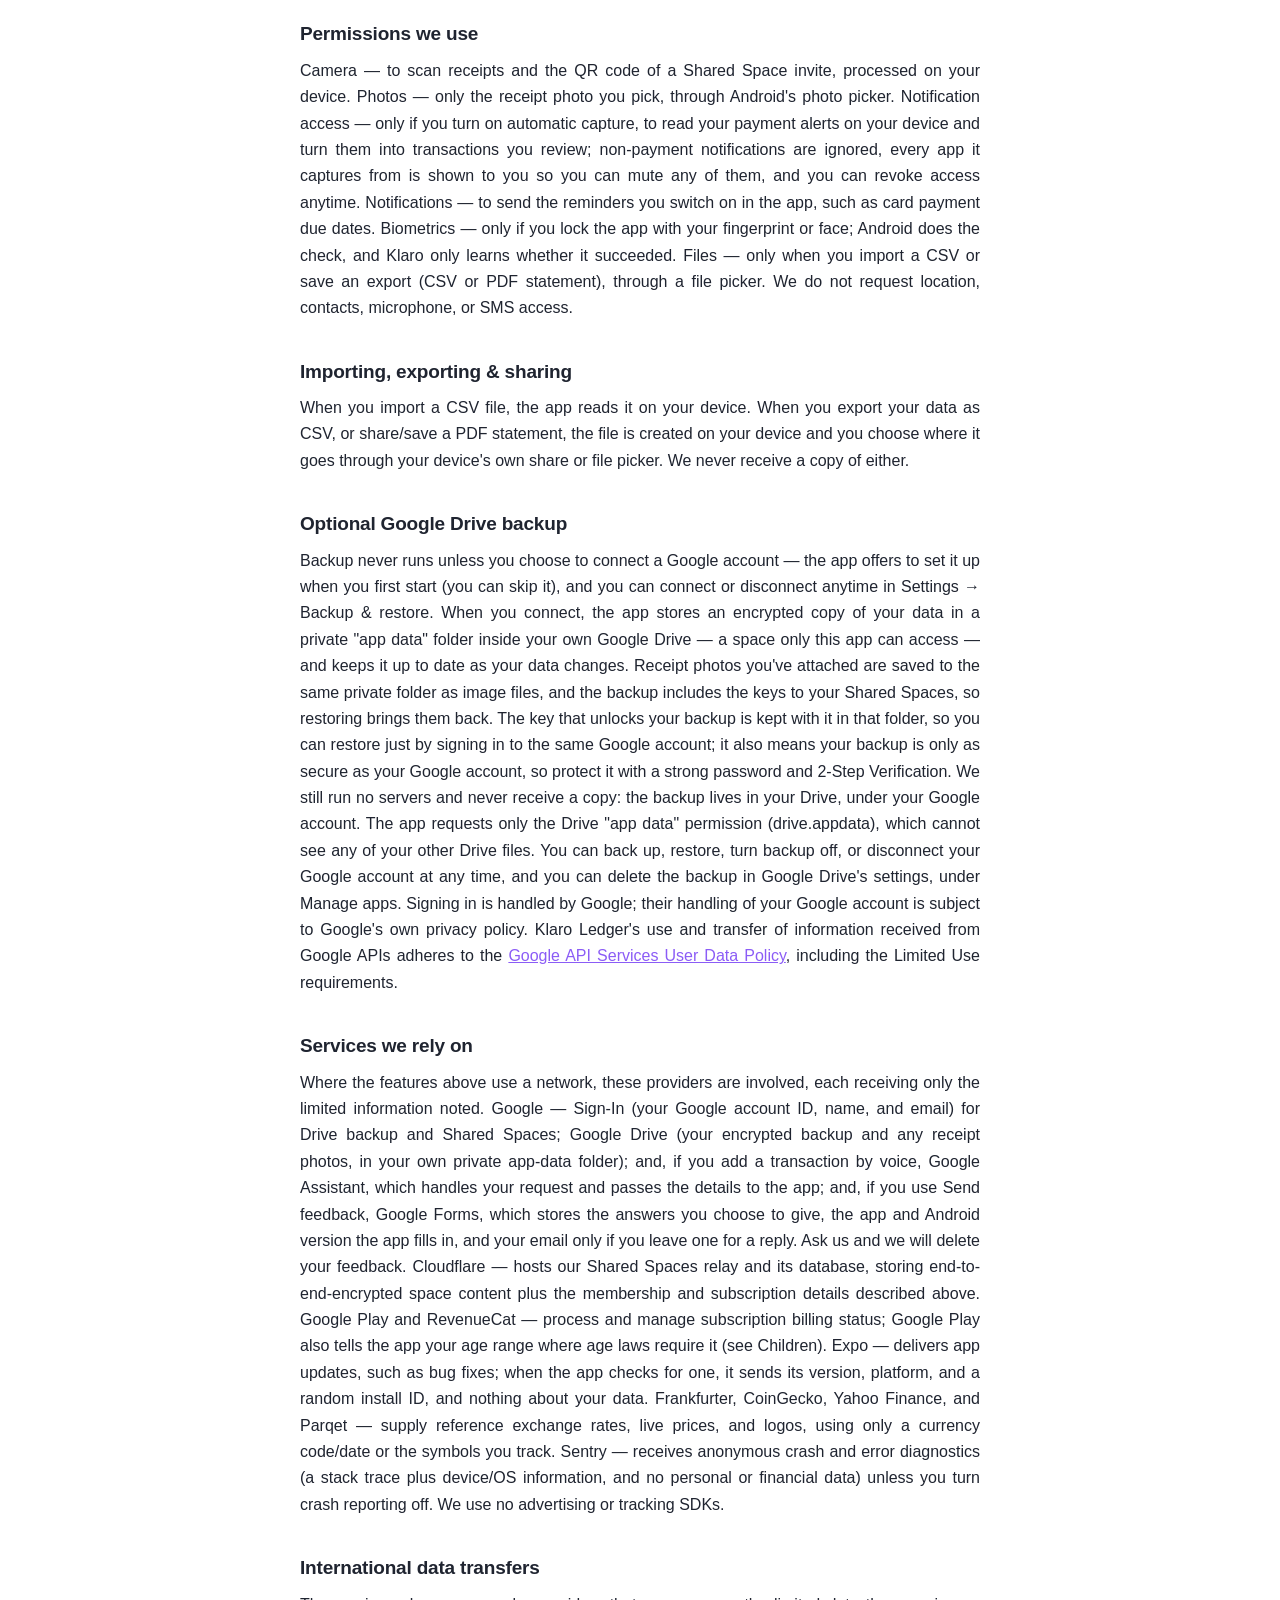
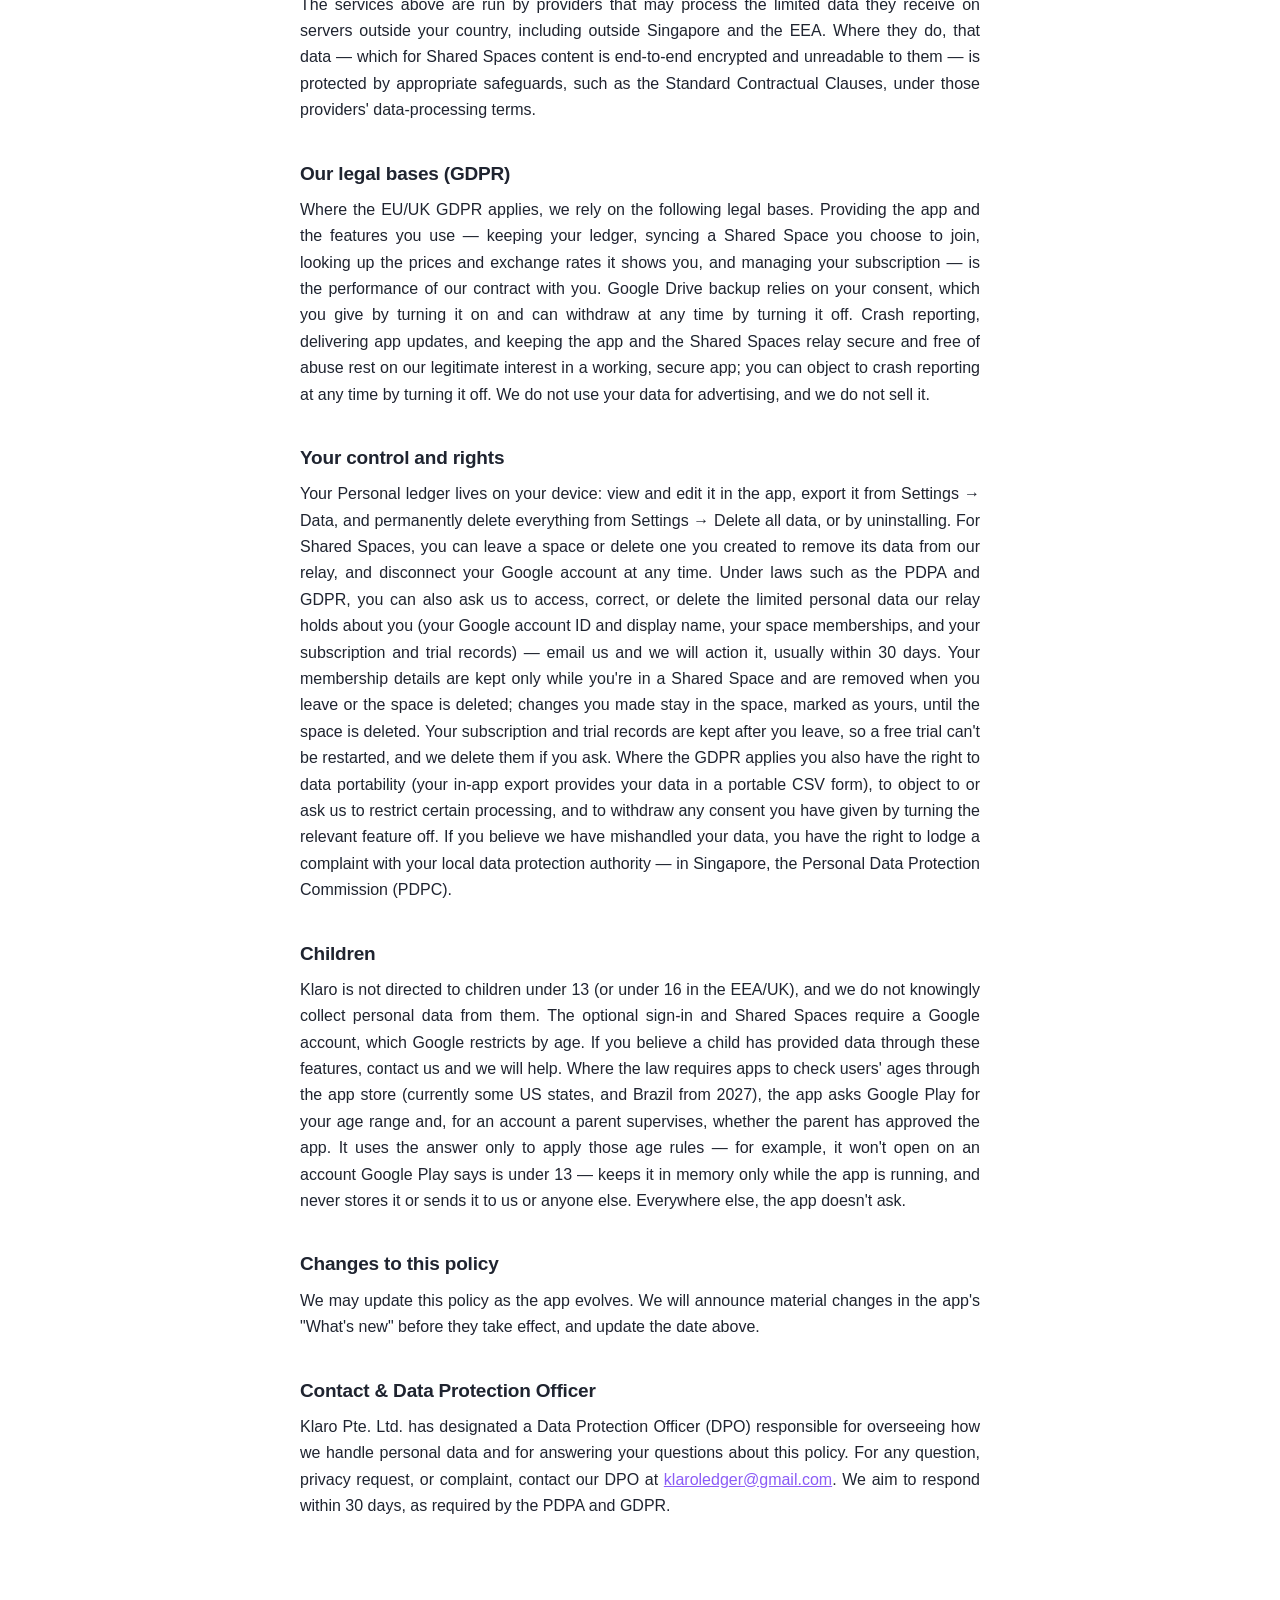
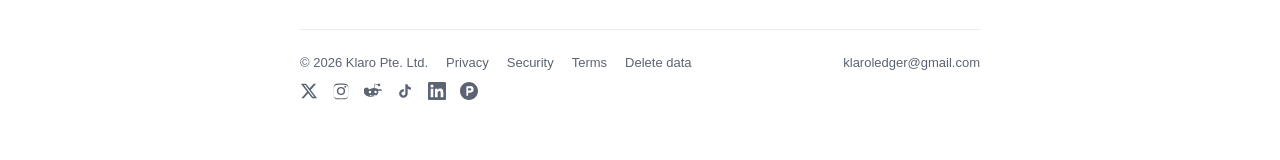
<file: privacy.html>
<!doctype html>
<html lang="en">
  <head>
    <meta charset="utf-8" />
    <meta name="viewport" content="width=device-width, initial-scale=1" />
    <title>Privacy Policy — Klaro Ledger</title>
    <meta
      name="description"
      content="Privacy Policy for Klaro Ledger. Offline-first; your financial data stays encrypted on your device."
    />
    <link rel="canonical" href="https://klaroledger.app/privacy" />
    <link rel="stylesheet" href="style.css" />
  </head>
  <body>
    <div class="band">
      <div class="band-inner">
        <a class="mark" href="/" aria-label="Klaro Ledger — home">Klaro Ledger</a>
        <span class="tag">by Klaro Pte. Ltd.</span>
      </div>
    </div>
    <main class="wrap">
      <h1>Privacy Policy</h1>
      <p class="updated">Last updated: November 25, 2026</p>

      <p class="lead">
        Klaro Pte. Ltd. ("we", "us") publishes Klaro Ledger ("the app"). Klaro
        Ledger is built to keep your financial life private: it works
        offline-first, and your personal finances stay encrypted on your
        device. A few optional features — Google Drive backup, and Shared
        Spaces for tracking with a partner or household — connect to services
        we or others run; where they do, your financial data is
        end-to-end encrypted, so we still can't read it. This policy explains
        what is stored, the network services the app uses, and your choices. We
        aim to meet Singapore's PDPA, the EU/UK GDPR, and California's CCPA.
      </p>

      <h2>Your personal data stays on your device</h2>
      <p>
        Everything you enter in your Personal ledger — transactions, income,
        expenses, savings, goals, budgets, recurring rules, cards &amp;
        accounts (including any balances you set), categories, notes, receipt
        photos you attach, and your settings — is stored on your device only:
        your ledger in an encrypted database, and receipt photos in the app's
        private storage. You can use Klaro with no account at all. We have no
        server that receives or stores your Personal ledger, and we cannot see
        it. (The optional Shared Spaces and Google Drive backup features are
        covered below.)
      </p>

      <h2>No advertising or tracking</h2>
      <p>
        The app contains no advertising or tracking SDKs, and no analytics
        that track how you use it. We do not build an advertising or
        behavioural profile of you, and we do not sell or share your data with
        anyone. The only diagnostic data that can leave your device is crash
        reporting, which you can turn off, described next.
      </p>

      <h2>Crash &amp; error reporting (optional)</h2>
      <p>
        To find and fix bugs and crashes, the app can send anonymous crash and
        "app not responding" reports to Sentry, a third-party error-monitoring
        service acting on our behalf. A report contains a technical
        description of the error (a stack trace) and basic device and
        operating-system information — never your financial data,
        transactions, notes, or any personal identifier — and it is encrypted
        in transit. This is on by default; you can turn it off at any time in
        Settings → Diagnostics, and when it is off nothing is sent. Sentry's
        handling of this information is subject to its own privacy policy.
      </p>

      <h2>Live prices &amp; exchange rates</h2>
      <p>
        To convert between currencies and value any investments you add, the
        app fetches reference data from a few third-party services: currency
        exchange rates from Frankfurter (api.frankfurter.dev, based on
        European Central Bank data); live cryptocurrency prices and coin logos
        from CoinGecko; live stock and ETF prices from Yahoo Finance; and
        company logos for stocks and ETFs from Parqet (assets.parqet.com).
        When it does, only what the lookup needs is sent — a currency code and
        date, or the ticker/coin symbols you track (and what you type when
        searching to add one). Your amounts, quantities, balances, and any
        personal or account information are never sent, though, as with any
        internet request, these services can see your device's IP address.
        These requests are subject to each provider's own terms, and if a
        lookup fails or you're offline the app falls back to the last known
        value or a price you set yourself.
      </p>

      <h2>Receipts (camera &amp; photos)</h2>
      <p>
        If you use "Scan a receipt", the app uses your camera, or a photo you
        pick, and reads it on your device using Google ML Kit on-device text
        recognition to pull out the total and merchant — the image is not
        uploaded to us or to Google to do this. When you save the transaction,
        the photo is kept with it so you can look at it later, and you can
        also attach a receipt photo to any transaction yourself. Receipt
        photos stay in the app's private storage on your device and are
        deleted when you remove the photo or delete the transaction. If you
        turn on Google Drive backup they are included in it (see below), and
        they are never shared into a Shared Space.
      </p>

      <h2>Automatic capture (notification access)</h2>
      <p>
        Automatic capture is optional and off by default. If you turn it on,
        you grant Android's notification access. Klaro then reads your payment
        alerts on your device to detect a payment's amount and merchant and
        pre-fill a transaction for you to review and confirm — nothing is ever
        added without you. It acts only on notifications that look like
        payments; everything else is ignored and nothing about it is stored.
        All of this happens entirely on your device: notification content is
        never uploaded, never sent to us, and never shared with anyone. Every
        app Klaro captures a payment from is listed in the app, so you can see
        exactly what it reads from and mute any app you don't want. Klaro
        never reads your SMS or text messages. You can turn automatic capture
        off at any time in Settings, revoke notification access in your
        Android settings, or mute any app so it is never read again.
      </p>

      <h2>Shared Spaces (optional)</h2>
      <p>
        Shared Spaces let you track a joint ledger — shared expenses, budgets,
        goals, and who-owes-whom settle-up — with a partner or household. They
        are entirely optional: if you never create or join one, nothing here
        applies and your data never leaves your device. When you create or
        join a Shared Space, the data in THAT space syncs between its members
        through a relay we operate (hosted on Cloudflare) using end-to-end
        encryption. Every change is encrypted on your device before it is
        sent, with a key shared only between the space's members — delivered
        inside the invite you share directly with each other, never to us — so
        the relay stores only encrypted content we cannot read. Your Personal
        ledger and your receipt photos are never synced. To run a space, the
        relay does see a little information that is not your financial
        content: your Google account ID and Google display name (your name is
        shown to the space's other members so you can see who's who), the
        space's name (which is not encrypted, so members can recognise it),
        membership and roles, which member made each change and when, and
        whether the space's owner has an active trial or subscription. The
        relay reads your email address from Google's sign-in to confirm it's
        you, but does not store it. Combined net worth shares only each
        member's net-worth total (a single number, still end-to-end encrypted
        and attributed to them) — the accounts and balances behind it never
        leave your device. You can leave a space, or delete one you created,
        from its Manage screen; leaving removes your membership, and deleting
        removes the space's encrypted content from the relay. Because we
        cannot read a space's contents, if every member leaves or the shared
        key is lost, its data cannot be recovered by us.
      </p>

      <h2>Subscriptions &amp; billing</h2>
      <p>
        Klaro Ledger is a paid subscription app. It starts with a free trial
        (currently 14 days) that begins the first time you open the app and
        needs no payment details. After the trial, if you don't subscribe, the
        app becomes read-only: you can still open, view, and export
        everything, but adding or changing entries needs a subscription.
        Purchases are made through the Google Play Store, which processes your
        payment — we never see or store your card or bank details. We use
        RevenueCat to manage subscription status on our behalf; it receives a
        pseudonymous identifier (your Google account ID, once you sign in with
        Google) and whether your subscription is active, so the app knows what
        you're entitled to. For Shared Spaces, our relay also checks the space
        owner's subscription with RevenueCat and keeps a small record of it,
        along with when the owner first set up a space, which times their free
        trial for spaces. If you enter a promo code, the app checks it with
        our relay server, which doesn't record who checked it; if you
        subscribe with a creator's code, that code is stored with your
        subscription in RevenueCat so we know which creator referred you.
        Creating a Shared Space requires the space's owner to have an active
        trial or subscription; people the owner invites can take part in that
        space. Google Play's and RevenueCat's handling of this information is
        subject to their own privacy policies. The app contains no ads.
      </p>

      <h2>Permissions we use</h2>
      <p>
        Camera — to scan receipts and the QR code of a Shared Space invite,
        processed on your device. Photos — only the receipt photo you pick,
        through Android's photo picker. Notification access — only if you turn
        on automatic capture, to read your payment alerts on your device and
        turn them into transactions you review; non-payment notifications are
        ignored, every app it captures from is shown to you so you can mute
        any of them, and you can revoke access anytime. Notifications — to
        send the reminders you switch on in the app, such as card payment due
        dates. Biometrics — only if you lock the app with your fingerprint or
        face; Android does the check, and Klaro only learns whether it
        succeeded. Files — only when you import a CSV or save an export (CSV
        or PDF statement), through a file picker. We do not request location,
        contacts, microphone, or SMS access.
      </p>

      <h2>Importing, exporting &amp; sharing</h2>
      <p>
        When you import a CSV file, the app reads it on your device. When you
        export your data as CSV, or share/save a PDF statement, the file is
        created on your device and you choose where it goes through your
        device's own share or file picker. We never receive a copy of either.
      </p>

      <h2>Optional Google Drive backup</h2>
      <p>
        Backup never runs unless you choose to connect a Google account — the
        app offers to set it up when you first start (you can skip it), and
        you can connect or disconnect anytime in Settings → Backup &amp;
        restore. When you connect, the app stores an encrypted copy of your
        data in a private "app data" folder inside your own Google Drive — a
        space only this app can access — and keeps it up to date as your data
        changes. Receipt photos you've attached are saved to the same private
        folder as image files, and the backup includes the keys to your Shared
        Spaces, so restoring brings them back. The key that unlocks your
        backup is kept with it in that folder, so you can restore just by
        signing in to the same Google account; it also means your backup is
        only as secure as your Google account, so protect it with a strong
        password and 2-Step Verification. We still run no servers and never
        receive a copy: the backup lives in your Drive, under your Google
        account. The app requests only the Drive "app data" permission
        (drive.appdata), which cannot see any of your other Drive files. You
        can back up, restore, turn backup off, or disconnect your Google
        account at any time, and you can delete the backup in Google Drive's
        settings, under Manage apps. Signing in is handled by Google; their
        handling of your Google account is subject to Google's own privacy
        policy. Klaro Ledger's use and transfer of information received from
        Google APIs adheres to the <a
        href="https://developers.google.com/terms/api-services-user-data-policy">Google
        API Services User Data Policy</a>, including the Limited Use
        requirements.
      </p>

      <h2>Services we rely on</h2>
      <p>
        Where the features above use a network, these providers are involved,
        each receiving only the limited information noted. Google — Sign-In
        (your Google account ID, name, and email) for Drive backup and Shared
        Spaces; Google Drive (your encrypted backup and any receipt photos, in
        your own private app-data folder); and, if you add a transaction by
        voice, Google Assistant, which handles your request and passes the
        details to the app; and, if you use Send feedback, Google Forms, which
        stores the answers you choose to give, the app and Android version the
        app fills in, and your email only if you leave one for a reply. Ask us
        and we will delete your feedback. Cloudflare — hosts our Shared Spaces
        relay and its database, storing end-to-end-encrypted space content
        plus the membership and subscription details described above. Google
        Play and RevenueCat — process and manage subscription billing status;
        Google Play also tells the app your age range where age laws require
        it (see Children). Expo — delivers app updates, such as bug fixes;
        when the app checks for one, it sends its version, platform, and a
        random install ID, and nothing about your data. Frankfurter,
        CoinGecko, Yahoo Finance, and Parqet — supply reference exchange
        rates, live prices, and logos, using only a currency code/date or the
        symbols you track. Sentry — receives anonymous crash and error
        diagnostics (a stack trace plus device/OS information, and no personal
        or financial data) unless you turn crash reporting off. We use no
        advertising or tracking SDKs.
      </p>

      <h2>International data transfers</h2>
      <p>
        The services above are run by providers that may process the limited
        data they receive on servers outside your country, including outside
        Singapore and the EEA. Where they do, that data — which for Shared
        Spaces content is end-to-end encrypted and unreadable to them — is
        protected by appropriate safeguards, such as the Standard Contractual
        Clauses, under those providers' data-processing terms.
      </p>

      <h2>Our legal bases (GDPR)</h2>
      <p>
        Where the EU/UK GDPR applies, we rely on the following legal bases.
        Providing the app and the features you use — keeping your ledger,
        syncing a Shared Space you choose to join, looking up the prices and
        exchange rates it shows you, and managing your subscription — is the
        performance of our contract with you. Google Drive backup relies on
        your consent, which you give by turning it on and can withdraw at any
        time by turning it off. Crash reporting, delivering app updates, and
        keeping the app and the Shared Spaces relay secure and free of abuse
        rest on our legitimate interest in a working, secure app; you can
        object to crash reporting at any time by turning it off. We do not use
        your data for advertising, and we do not sell it.
      </p>

      <h2>Your control and rights</h2>
      <p>
        Your Personal ledger lives on your device: view and edit it in the
        app, export it from Settings → Data, and permanently delete everything
        from Settings → Delete all data, or by uninstalling. For Shared
        Spaces, you can leave a space or delete one you created to remove its
        data from our relay, and disconnect your Google account at any time.
        Under laws such as the PDPA and GDPR, you can also ask us to access,
        correct, or delete the limited personal data our relay holds about you
        (your Google account ID and display name, your space memberships, and
        your subscription and trial records) — email us and we will action it,
        usually within 30 days. Your membership details are kept only while
        you're in a Shared Space and are removed when you leave or the space
        is deleted; changes you made stay in the space, marked as yours, until
        the space is deleted. Your subscription and trial records are kept
        after you leave, so a free trial can't be restarted, and we delete
        them if you ask. Where the GDPR applies you also have the right to
        data portability (your in-app export provides your data in a portable
        CSV form), to object to or ask us to restrict certain processing, and
        to withdraw any consent you have given by turning the relevant feature
        off. If you believe we have mishandled your data, you have the right
        to lodge a complaint with your local data protection authority — in
        Singapore, the Personal Data Protection Commission (PDPC).
      </p>

      <h2>Children</h2>
      <p>
        Klaro is not directed to children under 13 (or under 16 in the
        EEA/UK), and we do not knowingly collect personal data from them. The
        optional sign-in and Shared Spaces require a Google account, which
        Google restricts by age. If you believe a child has provided data
        through these features, contact us and we will help. Where the law
        requires apps to check users' ages through the app store (currently
        some US states, and Brazil from 2027), the app asks Google Play for
        your age range and, for an account a parent supervises, whether the
        parent has approved the app. It uses the answer only to apply those
        age rules — for example, it won't open on an account Google Play says
        is under 13 — keeps it in memory only while the app is running, and
        never stores it or sends it to us or anyone else. Everywhere else, the
        app doesn't ask.
      </p>

      <h2>Changes to this policy</h2>
      <p>
        We may update this policy as the app evolves. We will announce
        material changes in the app's "What's new" before they take effect,
        and update the date above.
      </p>

      <h2>Contact &amp; Data Protection Officer</h2>
      <p>
        Klaro Pte. Ltd. has designated a Data Protection Officer (DPO)
        responsible for overseeing how we handle personal data and for
        answering your questions about this policy. For any question, privacy
        request, or complaint, contact our DPO at <a
        href="mailto:klaroledger@gmail.com">klaroledger@gmail.com</a>. We aim
        to respond within 30 days, as required by the PDPA and GDPR.
      </p>
    </main>
    <footer>
      <div class="row">
        <span>&copy; 2026 Klaro Pte. Ltd.</span>
        <a href="/privacy">Privacy</a>
        <a href="/security">Security</a>
        <a href="/terms">Terms</a>
        <a href="/delete-account">Delete data</a>
        <span class="spacer"></span>
        <a href="mailto:klaroledger@gmail.com">klaroledger@gmail.com</a>
        <span class="social">
          <a href="https://x.com/klaroledger" target="_blank" rel="noopener" aria-label="Klaro Ledger on X"><svg viewBox="0 0 24 24" fill="currentColor" aria-hidden="true"><path d="M18.244 2.25h3.308l-7.227 8.26 8.502 11.24h-6.66l-5.214-6.817L4.99 21.75H1.68l7.73-8.835L1.254 2.25H8.08l4.713 6.231zm-1.161 17.52h1.833L7.084 4.126H5.117z"/></svg></a>
          <a href="https://instagram.com/klaroledger" target="_blank" rel="noopener" aria-label="Klaro Ledger on Instagram"><svg viewBox="0 0 24 24" fill="currentColor" aria-hidden="true"><path d="M12 2.16c3.2 0 3.58.01 4.85.07 1.17.05 1.8.25 2.23.41.56.22.96.48 1.38.9.42.42.68.82.9 1.38.16.43.36 1.06.41 2.23.06 1.27.07 1.65.07 4.85s-.01 3.58-.07 4.85c-.05 1.17-.25 1.8-.41 2.23a3.7 3.7 0 01-.9 1.38 3.7 3.7 0 01-1.38.9c-.43.16-1.06.36-2.23.41-1.27.06-1.65.07-4.85.07s-3.58-.01-4.85-.07c-1.17-.05-1.8-.25-2.23-.41a3.7 3.7 0 01-1.38-.9 3.7 3.7 0 01-.9-1.38c-.16-.43-.36-1.06-.41-2.23C2.17 15.58 2.16 15.2 2.16 12s.01-3.58.07-4.85c.05-1.17.25-1.8.41-2.23.22-.56.48-.96.9-1.38.42-.42.82-.68 1.38-.9.43-.16 1.06-.36 2.23-.41C8.42 2.17 8.8 2.16 12 2.16zm0 1.62c-3.15 0-3.52.01-4.76.07-1.15.05-1.77.24-2.19.41-.55.21-.94.47-1.35.88-.41.41-.67.8-.88 1.35-.17.42-.36 1.04-.41 2.19-.06 1.24-.07 1.61-.07 4.76s.01 3.52.07 4.76c.05 1.15.24 1.77.41 2.19.21.55.47.94.88 1.35.41.41.8.67 1.35.88.42.17 1.04.36 2.19.41 1.24.06 1.61.07 4.76.07s3.52-.01 4.76-.07c1.15-.05 1.77-.24 2.19-.41.55-.21.94-.47 1.35-.88.41-.41.67-.8.88-1.35.17-.42.36-1.04.41-2.19.06-1.24.07-1.61.07-4.76s-.01-3.52-.07-4.76c-.05-1.15-.24-1.77-.41-2.19a3.64 3.64 0 00-.88-1.35 3.64 3.64 0 00-1.35-.88c-.42-.17-1.04-.36-2.19-.41-1.24-.06-1.61-.07-4.76-.07zm0 2.76a5.46 5.46 0 110 10.92 5.46 5.46 0 010-10.92zm0 9a3.54 3.54 0 100-7.08 3.54 3.54 0 000 7.08zm6.95-9.19a1.27 1.27 0 11-2.54 0 1.27 1.27 0 012.54 0z"/></svg></a>
          <a href="https://reddit.com/user/klaroledger" target="_blank" rel="noopener" aria-label="Klaro Ledger on Reddit"><svg viewBox="0 0 24 24" fill="currentColor" aria-hidden="true"><path d="M24 11.78a2.34 2.34 0 00-3.96-1.68 11.5 11.5 0 00-6.24-1.98l1.06-4.98 3.46.73a1.67 1.67 0 103.33-.11 1.67 1.67 0 00-3.17-.74l-3.87-.82a.33.33 0 00-.39.25l-1.18 5.56a11.5 11.5 0 00-6.33 1.98A2.34 2.34 0 100 11.78c0 .24.02.48.06.72a4.6 4.6 0 00-.06.72c0 3.66 4.26 6.63 9.52 6.63s9.52-2.97 9.52-6.63c0-.24-.02-.48-.06-.72.04-.24.06-.48.06-.72zm-17.67 1.67a1.67 1.67 0 113.34 0 1.67 1.67 0 01-3.34 0zm9.34 4.42c-1.15 1.15-3.35 1.24-4 1.24s-2.85-.09-4-1.24a.44.44 0 01.62-.62c.73.73 2.28.98 3.38.98s2.66-.25 3.38-.98a.44.44 0 01.62.62zm-.28-2.75a1.67 1.67 0 110-3.34 1.67 1.67 0 010 3.34z"/></svg></a>
          <a href="https://tiktok.com/@klaroledger" target="_blank" rel="noopener" aria-label="Klaro Ledger on TikTok"><svg viewBox="0 0 24 24" fill="currentColor" aria-hidden="true"><path d="M16.6 5.82a4.28 4.28 0 01-1.06-2.82h-3.09v12.4a2.59 2.59 0 01-2.59 2.5 2.59 2.59 0 01-2.59-2.59 2.59 2.59 0 012.59-2.59c.27 0 .53.04.77.12v-3.2a5.7 5.7 0 00-.77-.05 5.72 5.72 0 105.72 5.72V9.01a7.35 7.35 0 004.3 1.38v-3.1a4.28 4.28 0 01-3.28-1.47z"/></svg></a>
          <a href="https://www.linkedin.com/company/klaro-pte-ltd" target="_blank" rel="noopener" aria-label="Klaro Ledger on LinkedIn"><svg viewBox="0 0 24 24" fill="currentColor" aria-hidden="true"><path d="M20.447 20.452h-3.554v-5.569c0-1.328-.027-3.037-1.852-3.037-1.853 0-2.136 1.445-2.136 2.939v5.667H9.351V9h3.414v1.561h.046c.477-.9 1.637-1.85 3.37-1.85 3.601 0 4.267 2.37 4.267 5.455v6.286zM5.337 7.433a2.062 2.062 0 01-2.063-2.065 2.064 2.064 0 112.063 2.065zm1.782 13.019H3.555V9h3.564v11.452zM22.225 0H1.771C.792 0 0 .774 0 1.729v20.542C0 23.227.792 24 1.771 24h20.451C23.2 24 24 23.227 24 22.271V1.729C24 .774 23.2 0 22.222 0h.003z"/></svg></a>
          <a href="https://www.producthunt.com/@klaroledger" target="_blank" rel="noopener" aria-label="Klaro Ledger on Product Hunt"><svg viewBox="0 0 24 24" fill="currentColor" fill-rule="evenodd" clip-rule="evenodd" aria-hidden="true"><path d="M13.6 11.197h-2.86V8.203h2.86a1.497 1.497 0 110 2.994M13.6 5.601H8.5v12.798h2.24v-4.202h2.86a4.4 4.4 0 100-8.796M12 0C5.372 0 0 5.372 0 12s5.372 12 12 12 12-5.372 12-12S18.628 0 12 0"/></svg></a>
        </span>
      </div>
    </footer>
  </body>
</html>
</file>
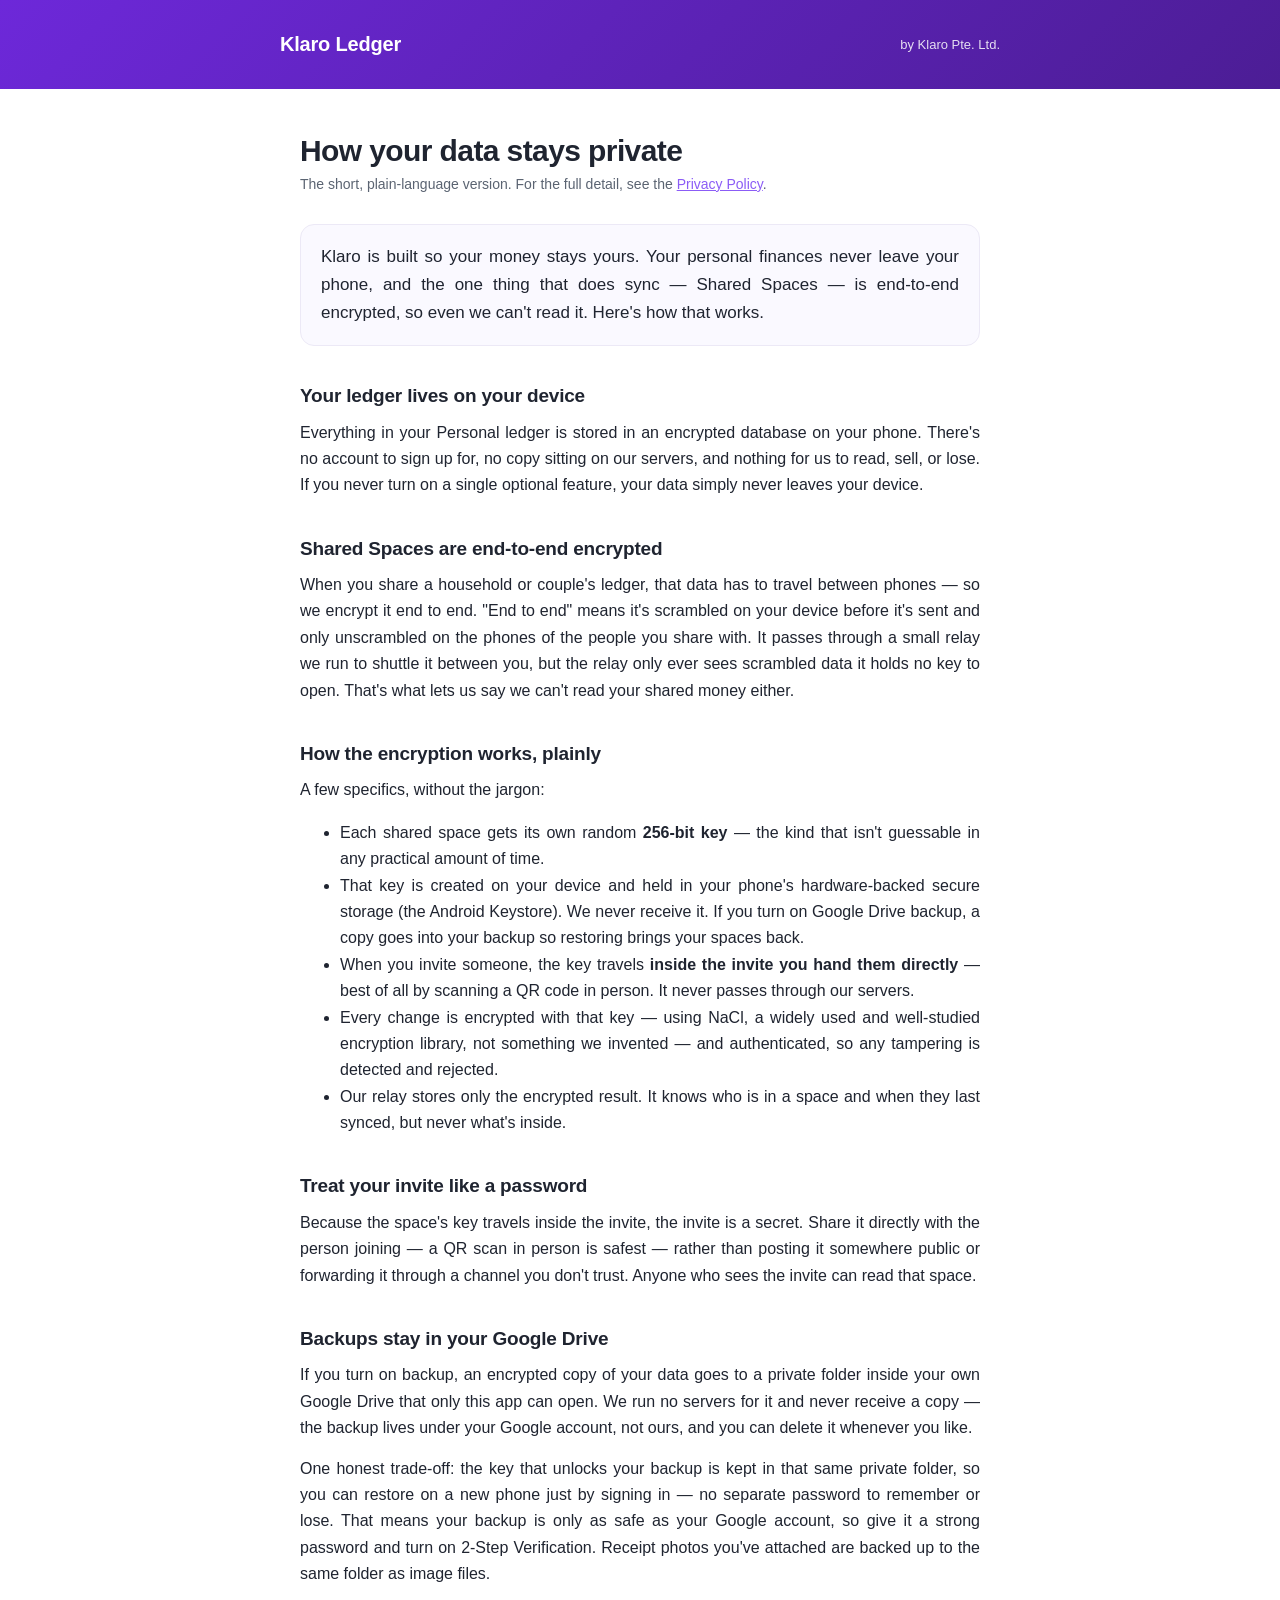
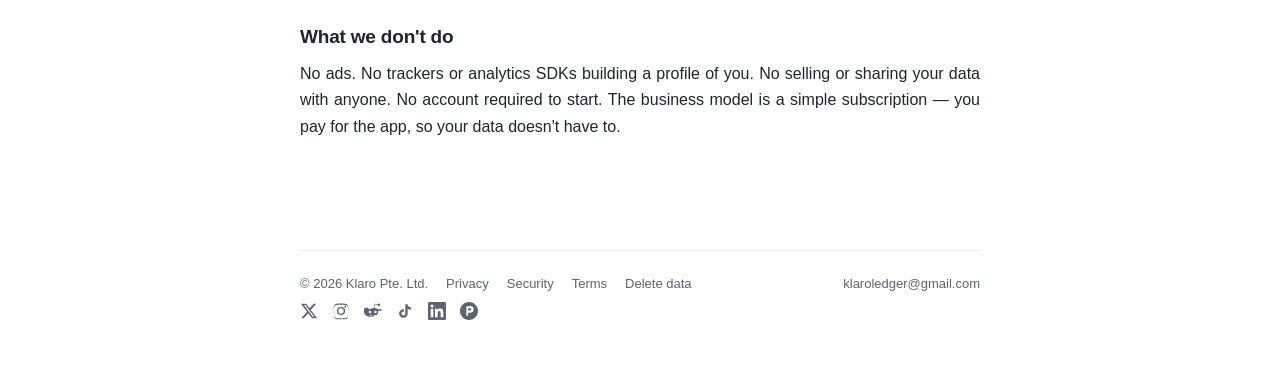
<file: security.html>
<!doctype html>
<html lang="en">
  <head>
    <meta charset="utf-8" />
    <meta name="viewport" content="width=device-width, initial-scale=1" />
    <title>Security — Klaro Ledger</title>
    <meta
      name="description"
      content="How Klaro Ledger keeps your money private: personal data stays encrypted on your device, and Shared Spaces are end-to-end encrypted so even we can't read them."
    />
    <link rel="canonical" href="https://klaroledger.app/security" />
    <link rel="stylesheet" href="style.css" />
  </head>
  <body>
    <div class="band">
      <div class="band-inner">
        <a class="mark" href="/" aria-label="Klaro Ledger — home">Klaro Ledger</a>
        <span class="tag">by Klaro Pte. Ltd.</span>
      </div>
    </div>
    <main class="wrap">
      <h1>How your data stays private</h1>
      <p class="updated">The short, plain-language version. For the full detail, see the
        <a href="/privacy">Privacy Policy</a>.</p>

      <p class="lead">
        Klaro is built so your money stays yours. Your personal finances never leave
        your phone, and the one thing that does sync — Shared Spaces — is end-to-end
        encrypted, so even we can't read it. Here's how that works.
      </p>

      <h2>Your ledger lives on your device</h2>
      <p>
        Everything in your Personal ledger is stored in an encrypted database on your
        phone. There's no account to sign up for, no copy sitting on our servers, and
        nothing for us to read, sell, or lose. If you never turn on a single optional
        feature, your data simply never leaves your device.
      </p>

      <h2>Shared Spaces are end-to-end encrypted</h2>
      <p>
        When you share a household or couple's ledger, that data has to travel between
        phones — so we encrypt it end to end. "End to end" means it's scrambled on your
        device before it's sent and only unscrambled on the phones of the people you
        share with. It passes through a small relay we run to shuttle it between you,
        but the relay only ever sees scrambled data it holds no key to open. That's what
        lets us say we can't read your shared money either.
      </p>

      <h2>How the encryption works, plainly</h2>
      <p>A few specifics, without the jargon:</p>
      <ul>
        <li>
          Each shared space gets its own random <strong>256-bit key</strong> — the kind
          that isn't guessable in any practical amount of time.
        </li>
        <li>
          That key is created on your device and held in your phone's hardware-backed
          secure storage (the Android Keystore). We never receive it. If you turn on
          Google Drive backup, a copy goes into your backup so restoring brings your
          spaces back.
        </li>
        <li>
          When you invite someone, the key travels <strong>inside the invite you hand
          them directly</strong> — best of all by scanning a QR code in person. It never
          passes through our servers.
        </li>
        <li>
          Every change is encrypted with that key — using NaCl, a widely used and
          well-studied encryption library, not something we invented — and authenticated,
          so any tampering is detected and rejected.
        </li>
        <li>
          Our relay stores only the encrypted result. It knows who is in a space and when
          they last synced, but never what's inside.
        </li>
      </ul>

      <h2>Treat your invite like a password</h2>
      <p>
        Because the space's key travels inside the invite, the invite is a secret. Share
        it directly with the person joining — a QR scan in person is safest — rather than
        posting it somewhere public or forwarding it through a channel you don't trust.
        Anyone who sees the invite can read that space.
      </p>

      <h2>Backups stay in your Google Drive</h2>
      <p>
        If you turn on backup, an encrypted copy of your data goes to a private folder
        inside your own Google Drive that only this app can open. We run no servers for
        it and never receive a copy — the backup lives under your Google account, not
        ours, and you can delete it whenever you like.
      </p>
      <p>
        One honest trade-off: the key that unlocks your backup is kept in that same
        private folder, so you can restore on a new phone just by signing in — no
        separate password to remember or lose. That means your backup is only as safe
        as your Google account, so give it a strong password and turn on 2-Step
        Verification. Receipt photos you've attached are backed up to the same folder as
        image files.
      </p>

      <h2>What we don't do</h2>
      <p>
        No ads. No trackers or analytics SDKs building a profile of you. No selling or
        sharing your data with anyone. No account required to start. The business model
        is a simple subscription — you pay for the app, so your data doesn't have to.
      </p>
    </main>
    <footer>
      <div class="row">
        <span>&copy; 2026 Klaro Pte. Ltd.</span>
        <a href="/privacy">Privacy</a>
        <a href="/security">Security</a>
        <a href="/terms">Terms</a>
        <a href="/delete-account">Delete data</a>
        <span class="spacer"></span>
        <a href="mailto:klaroledger@gmail.com">klaroledger@gmail.com</a>
        <span class="social">
          <a href="https://x.com/klaroledger" target="_blank" rel="noopener" aria-label="Klaro Ledger on X"><svg viewBox="0 0 24 24" fill="currentColor" aria-hidden="true"><path d="M18.244 2.25h3.308l-7.227 8.26 8.502 11.24h-6.66l-5.214-6.817L4.99 21.75H1.68l7.73-8.835L1.254 2.25H8.08l4.713 6.231zm-1.161 17.52h1.833L7.084 4.126H5.117z"/></svg></a>
          <a href="https://instagram.com/klaroledger" target="_blank" rel="noopener" aria-label="Klaro Ledger on Instagram"><svg viewBox="0 0 24 24" fill="currentColor" aria-hidden="true"><path d="M12 2.16c3.2 0 3.58.01 4.85.07 1.17.05 1.8.25 2.23.41.56.22.96.48 1.38.9.42.42.68.82.9 1.38.16.43.36 1.06.41 2.23.06 1.27.07 1.65.07 4.85s-.01 3.58-.07 4.85c-.05 1.17-.25 1.8-.41 2.23a3.7 3.7 0 01-.9 1.38 3.7 3.7 0 01-1.38.9c-.43.16-1.06.36-2.23.41-1.27.06-1.65.07-4.85.07s-3.58-.01-4.85-.07c-1.17-.05-1.8-.25-2.23-.41a3.7 3.7 0 01-1.38-.9 3.7 3.7 0 01-.9-1.38c-.16-.43-.36-1.06-.41-2.23C2.17 15.58 2.16 15.2 2.16 12s.01-3.58.07-4.85c.05-1.17.25-1.8.41-2.23.22-.56.48-.96.9-1.38.42-.42.82-.68 1.38-.9.43-.16 1.06-.36 2.23-.41C8.42 2.17 8.8 2.16 12 2.16zm0 1.62c-3.15 0-3.52.01-4.76.07-1.15.05-1.77.24-2.19.41-.55.21-.94.47-1.35.88-.41.41-.67.8-.88 1.35-.17.42-.36 1.04-.41 2.19-.06 1.24-.07 1.61-.07 4.76s.01 3.52.07 4.76c.05 1.15.24 1.77.41 2.19.21.55.47.94.88 1.35.41.41.8.67 1.35.88.42.17 1.04.36 2.19.41 1.24.06 1.61.07 4.76.07s3.52-.01 4.76-.07c1.15-.05 1.77-.24 2.19-.41.55-.21.94-.47 1.35-.88.41-.41.67-.8.88-1.35.17-.42.36-1.04.41-2.19.06-1.24.07-1.61.07-4.76s-.01-3.52-.07-4.76c-.05-1.15-.24-1.77-.41-2.19a3.64 3.64 0 00-.88-1.35 3.64 3.64 0 00-1.35-.88c-.42-.17-1.04-.36-2.19-.41-1.24-.06-1.61-.07-4.76-.07zm0 2.76a5.46 5.46 0 110 10.92 5.46 5.46 0 010-10.92zm0 9a3.54 3.54 0 100-7.08 3.54 3.54 0 000 7.08zm6.95-9.19a1.27 1.27 0 11-2.54 0 1.27 1.27 0 012.54 0z"/></svg></a>
          <a href="https://reddit.com/user/klaroledger" target="_blank" rel="noopener" aria-label="Klaro Ledger on Reddit"><svg viewBox="0 0 24 24" fill="currentColor" aria-hidden="true"><path d="M24 11.78a2.34 2.34 0 00-3.96-1.68 11.5 11.5 0 00-6.24-1.98l1.06-4.98 3.46.73a1.67 1.67 0 103.33-.11 1.67 1.67 0 00-3.17-.74l-3.87-.82a.33.33 0 00-.39.25l-1.18 5.56a11.5 11.5 0 00-6.33 1.98A2.34 2.34 0 100 11.78c0 .24.02.48.06.72a4.6 4.6 0 00-.06.72c0 3.66 4.26 6.63 9.52 6.63s9.52-2.97 9.52-6.63c0-.24-.02-.48-.06-.72.04-.24.06-.48.06-.72zm-17.67 1.67a1.67 1.67 0 113.34 0 1.67 1.67 0 01-3.34 0zm9.34 4.42c-1.15 1.15-3.35 1.24-4 1.24s-2.85-.09-4-1.24a.44.44 0 01.62-.62c.73.73 2.28.98 3.38.98s2.66-.25 3.38-.98a.44.44 0 01.62.62zm-.28-2.75a1.67 1.67 0 110-3.34 1.67 1.67 0 010 3.34z"/></svg></a>
          <a href="https://tiktok.com/@klaroledger" target="_blank" rel="noopener" aria-label="Klaro Ledger on TikTok"><svg viewBox="0 0 24 24" fill="currentColor" aria-hidden="true"><path d="M16.6 5.82a4.28 4.28 0 01-1.06-2.82h-3.09v12.4a2.59 2.59 0 01-2.59 2.5 2.59 2.59 0 01-2.59-2.59 2.59 2.59 0 012.59-2.59c.27 0 .53.04.77.12v-3.2a5.7 5.7 0 00-.77-.05 5.72 5.72 0 105.72 5.72V9.01a7.35 7.35 0 004.3 1.38v-3.1a4.28 4.28 0 01-3.28-1.47z"/></svg></a>
          <a href="https://www.linkedin.com/company/klaro-pte-ltd" target="_blank" rel="noopener" aria-label="Klaro Ledger on LinkedIn"><svg viewBox="0 0 24 24" fill="currentColor" aria-hidden="true"><path d="M20.447 20.452h-3.554v-5.569c0-1.328-.027-3.037-1.852-3.037-1.853 0-2.136 1.445-2.136 2.939v5.667H9.351V9h3.414v1.561h.046c.477-.9 1.637-1.85 3.37-1.85 3.601 0 4.267 2.37 4.267 5.455v6.286zM5.337 7.433a2.062 2.062 0 01-2.063-2.065 2.064 2.064 0 112.063 2.065zm1.782 13.019H3.555V9h3.564v11.452zM22.225 0H1.771C.792 0 0 .774 0 1.729v20.542C0 23.227.792 24 1.771 24h20.451C23.2 24 24 23.227 24 22.271V1.729C24 .774 23.2 0 22.222 0h.003z"/></svg></a>
          <a href="https://www.producthunt.com/@klaroledger" target="_blank" rel="noopener" aria-label="Klaro Ledger on Product Hunt"><svg viewBox="0 0 24 24" fill="currentColor" fill-rule="evenodd" clip-rule="evenodd" aria-hidden="true"><path d="M13.6 11.197h-2.86V8.203h2.86a1.497 1.497 0 110 2.994M13.6 5.601H8.5v12.798h2.24v-4.202h2.86a4.4 4.4 0 100-8.796M12 0C5.372 0 0 5.372 0 12s5.372 12 12 12 12-5.372 12-12S18.628 0 12 0"/></svg></a>
        </span>
      </div>
    </footer>
  </body>
</html>
</file>
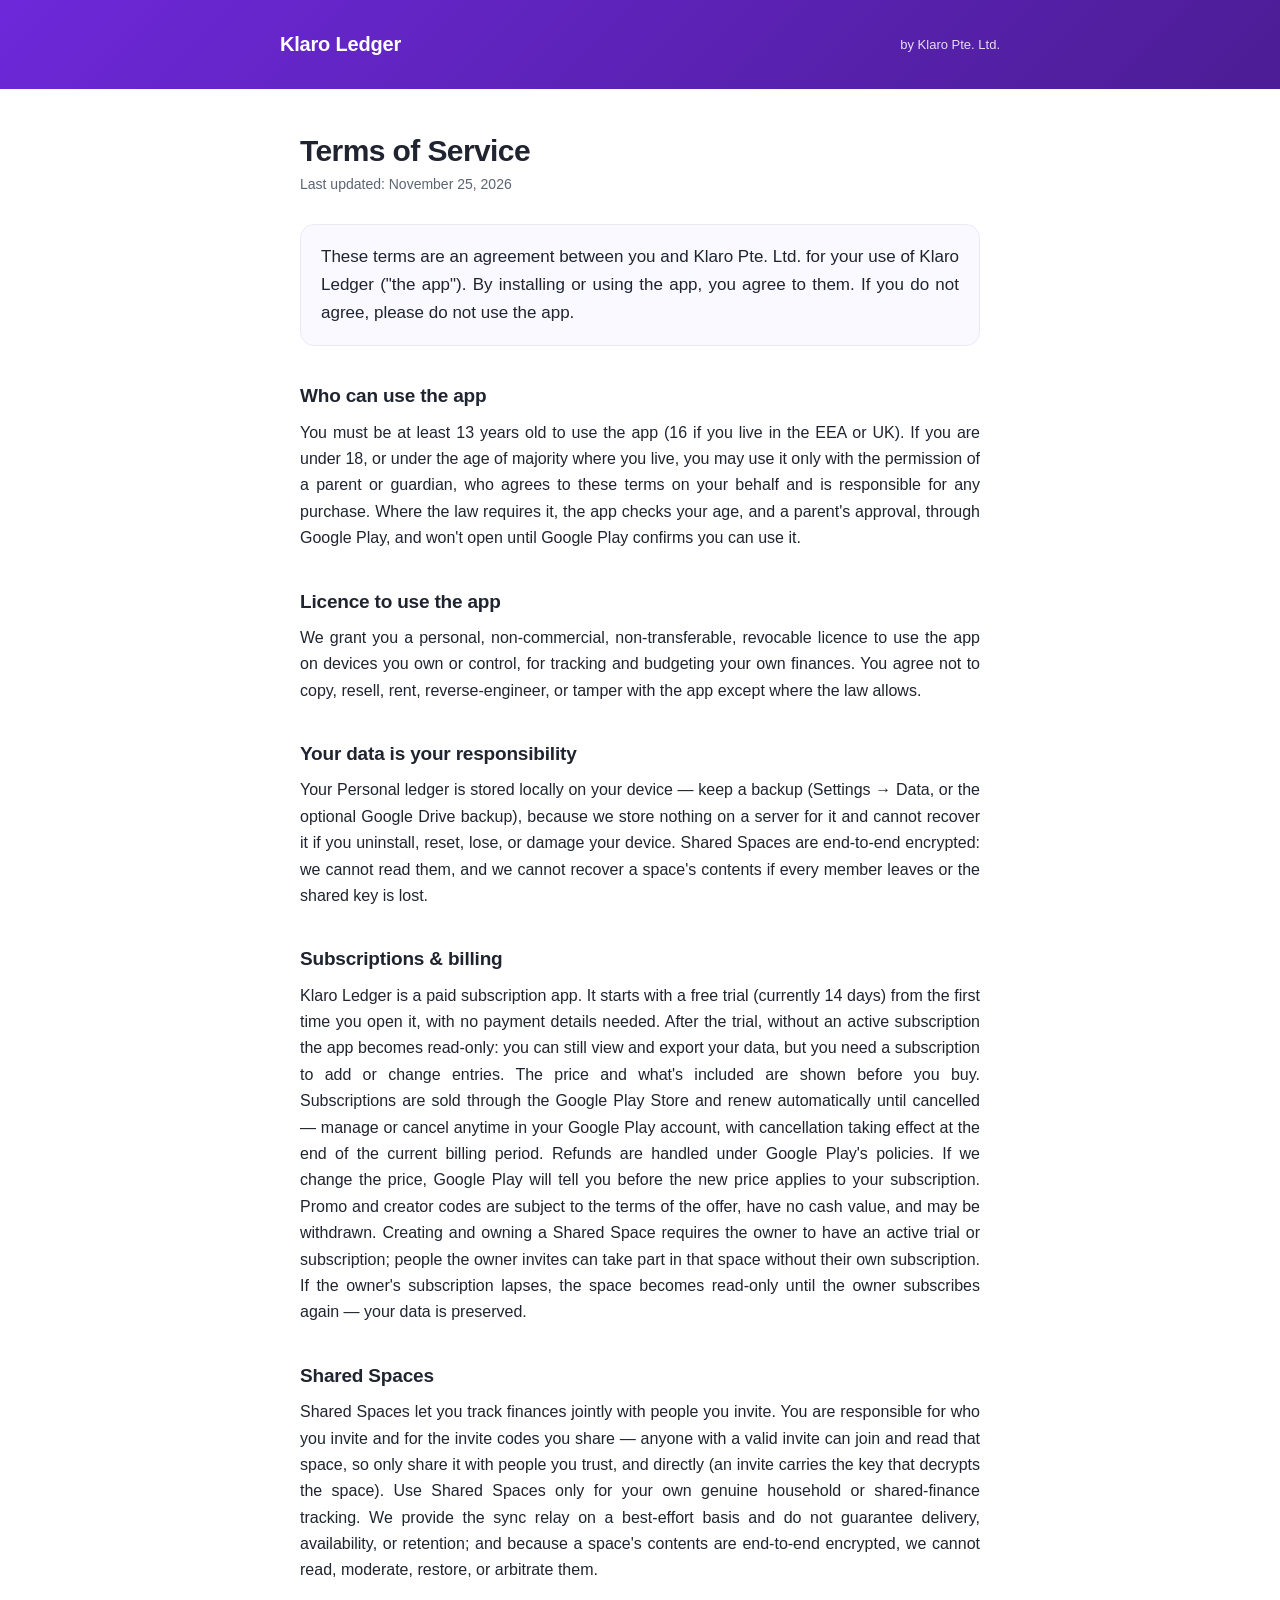
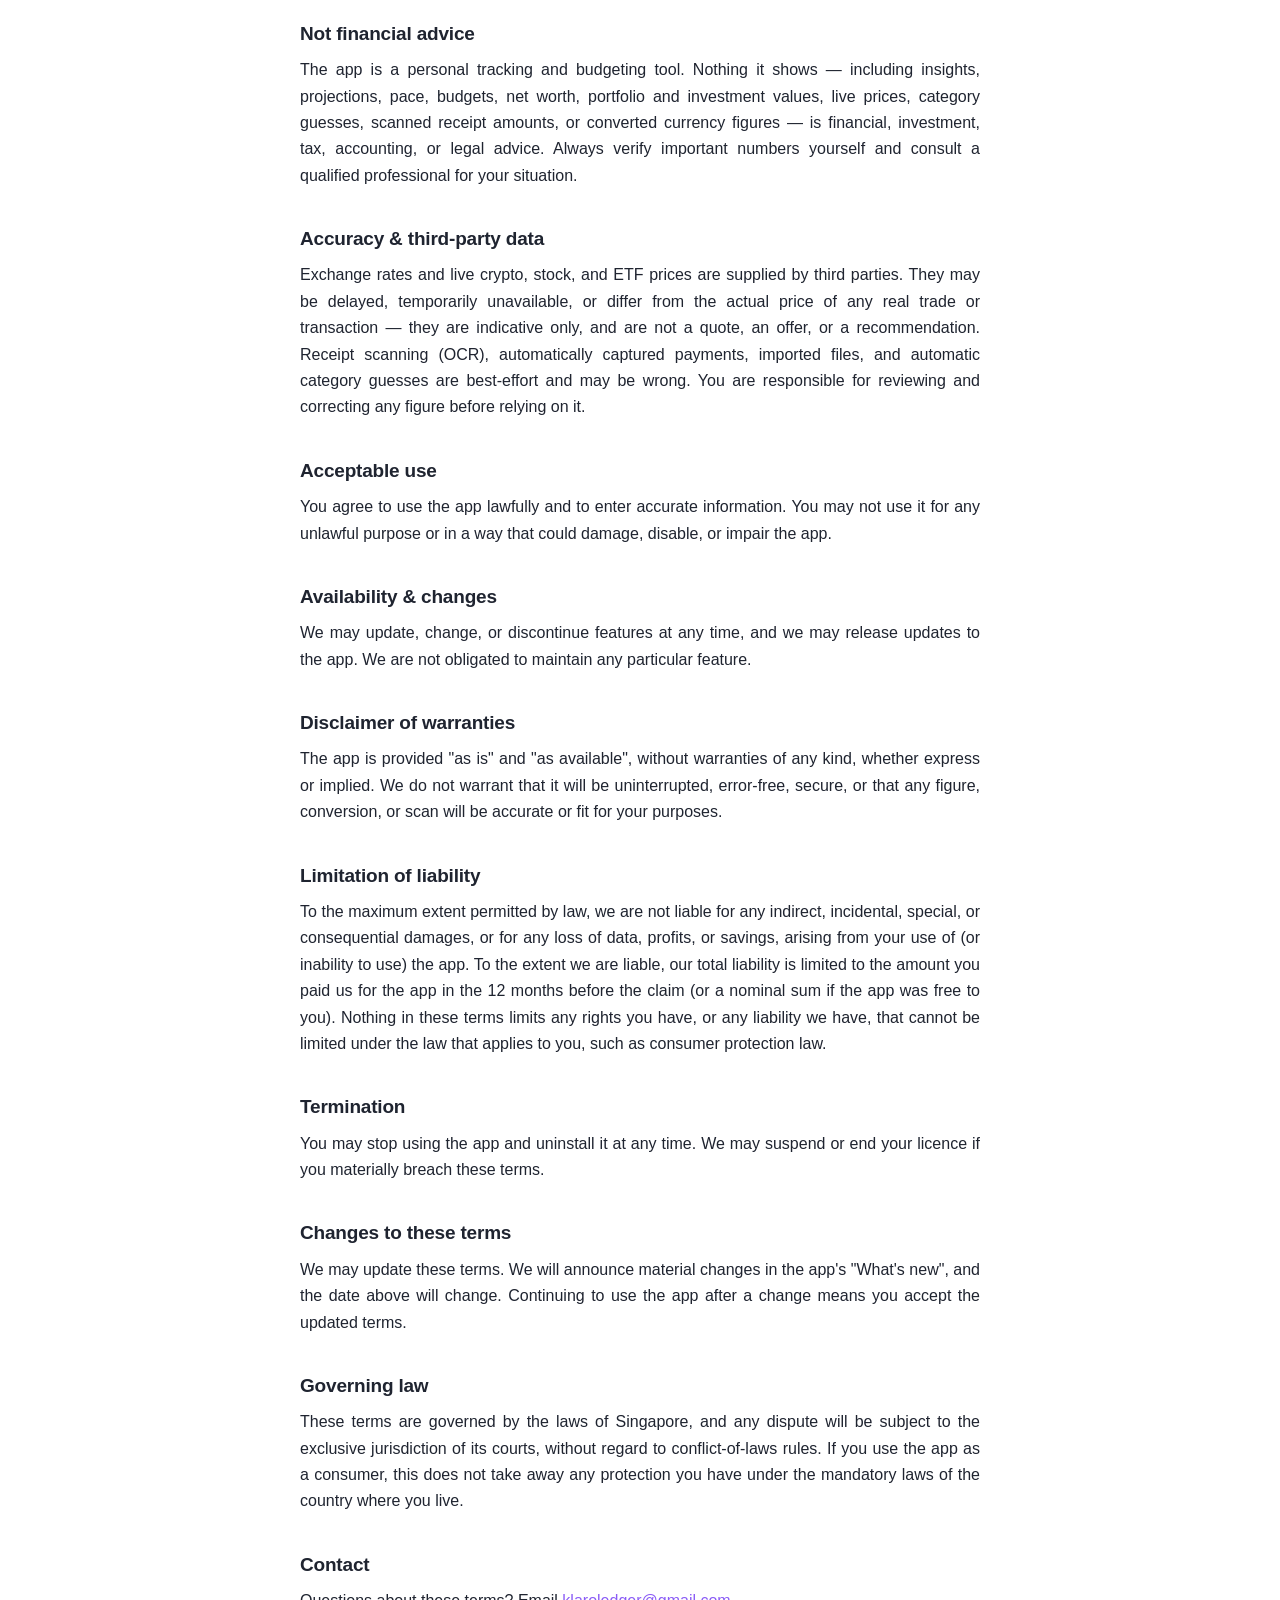
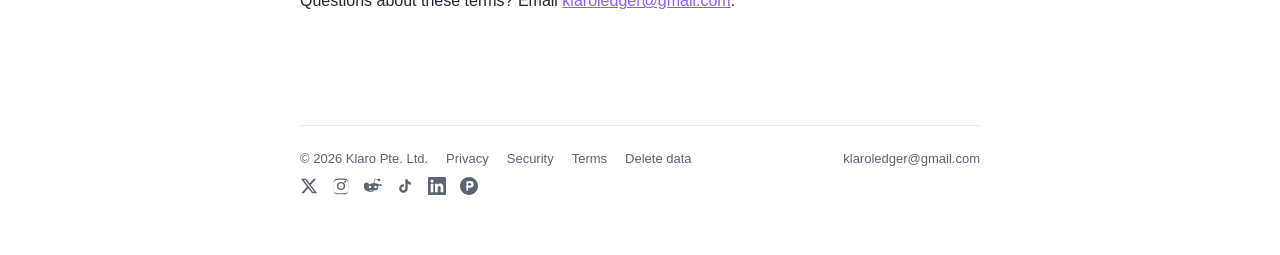
<file: terms.html>
<!doctype html>
<html lang="en">
  <head>
    <meta charset="utf-8" />
    <meta name="viewport" content="width=device-width, initial-scale=1" />
    <title>Terms of Service — Klaro Ledger</title>
    <meta
      name="description"
      content="Terms of Service for Klaro Ledger by Klaro Pte. Ltd."
    />
    <link rel="canonical" href="https://klaroledger.app/terms" />
    <link rel="stylesheet" href="style.css" />
  </head>
  <body>
    <div class="band">
      <div class="band-inner">
        <a class="mark" href="/" aria-label="Klaro Ledger — home">Klaro Ledger</a>
        <span class="tag">by Klaro Pte. Ltd.</span>
      </div>
    </div>
    <main class="wrap">
      <h1>Terms of Service</h1>
      <p class="updated">Last updated: November 25, 2026</p>

      <p class="lead">
        These terms are an agreement between you and Klaro Pte. Ltd. for your use
        of Klaro Ledger ("the app"). By installing or using the app, you agree to
        them. If you do not agree, please do not use the app.
      </p>

      <h2>Who can use the app</h2>
      <p>
        You must be at least 13 years old to use the app (16 if you live in
        the EEA or UK). If you are under 18, or under the age of majority
        where you live, you may use it only with the permission of a parent or
        guardian, who agrees to these terms on your behalf and is responsible
        for any purchase. Where the law requires it, the app checks your age,
        and a parent's approval, through Google Play, and won't open until
        Google Play confirms you can use it.
      </p>

      <h2>Licence to use the app</h2>
      <p>
        We grant you a personal, non-commercial, non-transferable, revocable
        licence to use the app on devices you own or control, for tracking and
        budgeting your own finances. You agree not to copy, resell, rent,
        reverse-engineer, or tamper with the app except where the law allows.
      </p>

      <h2>Your data is your responsibility</h2>
      <p>
        Your Personal ledger is stored locally on your device — keep a backup
        (Settings → Data, or the optional Google Drive backup), because we
        store nothing on a server for it and cannot recover it if you
        uninstall, reset, lose, or damage your device. Shared Spaces are
        end-to-end encrypted: we cannot read them, and we cannot recover a
        space's contents if every member leaves or the shared key is lost.
      </p>

      <h2>Subscriptions &amp; billing</h2>
      <p>
        Klaro Ledger is a paid subscription app. It starts with a free trial
        (currently 14 days) from the first time you open it, with no payment
        details needed. After the trial, without an active subscription the
        app becomes read-only: you can still view and export your data, but
        you need a subscription to add or change entries. The price and what's
        included are shown before you buy. Subscriptions are sold through the
        Google Play Store and renew automatically until cancelled — manage or
        cancel anytime in your Google Play account, with cancellation taking
        effect at the end of the current billing period. Refunds are handled
        under Google Play's policies. If we change the price, Google Play will
        tell you before the new price applies to your subscription. Promo and
        creator codes are subject to the terms of the offer, have no cash
        value, and may be withdrawn. Creating and owning a Shared Space
        requires the owner to have an active trial or subscription; people the
        owner invites can take part in that space without their own
        subscription. If the owner's subscription lapses, the space becomes
        read-only until the owner subscribes again — your data is preserved.
      </p>

      <h2>Shared Spaces</h2>
      <p>
        Shared Spaces let you track finances jointly with people you invite.
        You are responsible for who you invite and for the invite codes you
        share — anyone with a valid invite can join and read that space, so
        only share it with people you trust, and directly (an invite carries
        the key that decrypts the space). Use Shared Spaces only for your own
        genuine household or shared-finance tracking. We provide the sync
        relay on a best-effort basis and do not guarantee delivery,
        availability, or retention; and because a space's contents are
        end-to-end encrypted, we cannot read, moderate, restore, or arbitrate
        them.
      </p>

      <h2>Not financial advice</h2>
      <p>
        The app is a personal tracking and budgeting tool. Nothing it shows —
        including insights, projections, pace, budgets, net worth, portfolio
        and investment values, live prices, category guesses, scanned receipt
        amounts, or converted currency figures — is financial, investment,
        tax, accounting, or legal advice. Always verify important numbers
        yourself and consult a qualified professional for your situation.
      </p>

      <h2>Accuracy &amp; third-party data</h2>
      <p>
        Exchange rates and live crypto, stock, and ETF prices are supplied by
        third parties. They may be delayed, temporarily unavailable, or differ
        from the actual price of any real trade or transaction — they are
        indicative only, and are not a quote, an offer, or a recommendation.
        Receipt scanning (OCR), automatically captured payments, imported
        files, and automatic category guesses are best-effort and may be
        wrong. You are responsible for reviewing and correcting any figure
        before relying on it.
      </p>

      <h2>Acceptable use</h2>
      <p>
        You agree to use the app lawfully and to enter accurate information.
        You may not use it for any unlawful purpose or in a way that could
        damage, disable, or impair the app.
      </p>

      <h2>Availability &amp; changes</h2>
      <p>
        We may update, change, or discontinue features at any time, and we may
        release updates to the app. We are not obligated to maintain any
        particular feature.
      </p>

      <h2>Disclaimer of warranties</h2>
      <p>
        The app is provided "as is" and "as available", without warranties of
        any kind, whether express or implied. We do not warrant that it will
        be uninterrupted, error-free, secure, or that any figure, conversion,
        or scan will be accurate or fit for your purposes.
      </p>

      <h2>Limitation of liability</h2>
      <p>
        To the maximum extent permitted by law, we are not liable for any
        indirect, incidental, special, or consequential damages, or for any
        loss of data, profits, or savings, arising from your use of (or
        inability to use) the app. To the extent we are liable, our total
        liability is limited to the amount you paid us for the app in the 12
        months before the claim (or a nominal sum if the app was free to you).
        Nothing in these terms limits any rights you have, or any liability we
        have, that cannot be limited under the law that applies to you, such
        as consumer protection law.
      </p>

      <h2>Termination</h2>
      <p>
        You may stop using the app and uninstall it at any time. We may
        suspend or end your licence if you materially breach these terms.
      </p>

      <h2>Changes to these terms</h2>
      <p>
        We may update these terms. We will announce material changes in the
        app's "What's new", and the date above will change. Continuing to use
        the app after a change means you accept the updated terms.
      </p>

      <h2>Governing law</h2>
      <p>
        These terms are governed by the laws of Singapore, and any dispute
        will be subject to the exclusive jurisdiction of its courts, without
        regard to conflict-of-laws rules. If you use the app as a consumer,
        this does not take away any protection you have under the mandatory
        laws of the country where you live.
      </p>

      <h2>Contact</h2>
      <p>
        Questions about these terms? Email <a
        href="mailto:klaroledger@gmail.com">klaroledger@gmail.com</a>.
      </p>
    </main>
    <footer>
      <div class="row">
        <span>&copy; 2026 Klaro Pte. Ltd.</span>
        <a href="/privacy">Privacy</a>
        <a href="/security">Security</a>
        <a href="/terms">Terms</a>
        <a href="/delete-account">Delete data</a>
        <span class="spacer"></span>
        <a href="mailto:klaroledger@gmail.com">klaroledger@gmail.com</a>
        <span class="social">
          <a href="https://x.com/klaroledger" target="_blank" rel="noopener" aria-label="Klaro Ledger on X"><svg viewBox="0 0 24 24" fill="currentColor" aria-hidden="true"><path d="M18.244 2.25h3.308l-7.227 8.26 8.502 11.24h-6.66l-5.214-6.817L4.99 21.75H1.68l7.73-8.835L1.254 2.25H8.08l4.713 6.231zm-1.161 17.52h1.833L7.084 4.126H5.117z"/></svg></a>
          <a href="https://instagram.com/klaroledger" target="_blank" rel="noopener" aria-label="Klaro Ledger on Instagram"><svg viewBox="0 0 24 24" fill="currentColor" aria-hidden="true"><path d="M12 2.16c3.2 0 3.58.01 4.85.07 1.17.05 1.8.25 2.23.41.56.22.96.48 1.38.9.42.42.68.82.9 1.38.16.43.36 1.06.41 2.23.06 1.27.07 1.65.07 4.85s-.01 3.58-.07 4.85c-.05 1.17-.25 1.8-.41 2.23a3.7 3.7 0 01-.9 1.38 3.7 3.7 0 01-1.38.9c-.43.16-1.06.36-2.23.41-1.27.06-1.65.07-4.85.07s-3.58-.01-4.85-.07c-1.17-.05-1.8-.25-2.23-.41a3.7 3.7 0 01-1.38-.9 3.7 3.7 0 01-.9-1.38c-.16-.43-.36-1.06-.41-2.23C2.17 15.58 2.16 15.2 2.16 12s.01-3.58.07-4.85c.05-1.17.25-1.8.41-2.23.22-.56.48-.96.9-1.38.42-.42.82-.68 1.38-.9.43-.16 1.06-.36 2.23-.41C8.42 2.17 8.8 2.16 12 2.16zm0 1.62c-3.15 0-3.52.01-4.76.07-1.15.05-1.77.24-2.19.41-.55.21-.94.47-1.35.88-.41.41-.67.8-.88 1.35-.17.42-.36 1.04-.41 2.19-.06 1.24-.07 1.61-.07 4.76s.01 3.52.07 4.76c.05 1.15.24 1.77.41 2.19.21.55.47.94.88 1.35.41.41.8.67 1.35.88.42.17 1.04.36 2.19.41 1.24.06 1.61.07 4.76.07s3.52-.01 4.76-.07c1.15-.05 1.77-.24 2.19-.41.55-.21.94-.47 1.35-.88.41-.41.67-.8.88-1.35.17-.42.36-1.04.41-2.19.06-1.24.07-1.61.07-4.76s-.01-3.52-.07-4.76c-.05-1.15-.24-1.77-.41-2.19a3.64 3.64 0 00-.88-1.35 3.64 3.64 0 00-1.35-.88c-.42-.17-1.04-.36-2.19-.41-1.24-.06-1.61-.07-4.76-.07zm0 2.76a5.46 5.46 0 110 10.92 5.46 5.46 0 010-10.92zm0 9a3.54 3.54 0 100-7.08 3.54 3.54 0 000 7.08zm6.95-9.19a1.27 1.27 0 11-2.54 0 1.27 1.27 0 012.54 0z"/></svg></a>
          <a href="https://reddit.com/user/klaroledger" target="_blank" rel="noopener" aria-label="Klaro Ledger on Reddit"><svg viewBox="0 0 24 24" fill="currentColor" aria-hidden="true"><path d="M24 11.78a2.34 2.34 0 00-3.96-1.68 11.5 11.5 0 00-6.24-1.98l1.06-4.98 3.46.73a1.67 1.67 0 103.33-.11 1.67 1.67 0 00-3.17-.74l-3.87-.82a.33.33 0 00-.39.25l-1.18 5.56a11.5 11.5 0 00-6.33 1.98A2.34 2.34 0 100 11.78c0 .24.02.48.06.72a4.6 4.6 0 00-.06.72c0 3.66 4.26 6.63 9.52 6.63s9.52-2.97 9.52-6.63c0-.24-.02-.48-.06-.72.04-.24.06-.48.06-.72zm-17.67 1.67a1.67 1.67 0 113.34 0 1.67 1.67 0 01-3.34 0zm9.34 4.42c-1.15 1.15-3.35 1.24-4 1.24s-2.85-.09-4-1.24a.44.44 0 01.62-.62c.73.73 2.28.98 3.38.98s2.66-.25 3.38-.98a.44.44 0 01.62.62zm-.28-2.75a1.67 1.67 0 110-3.34 1.67 1.67 0 010 3.34z"/></svg></a>
          <a href="https://tiktok.com/@klaroledger" target="_blank" rel="noopener" aria-label="Klaro Ledger on TikTok"><svg viewBox="0 0 24 24" fill="currentColor" aria-hidden="true"><path d="M16.6 5.82a4.28 4.28 0 01-1.06-2.82h-3.09v12.4a2.59 2.59 0 01-2.59 2.5 2.59 2.59 0 01-2.59-2.59 2.59 2.59 0 012.59-2.59c.27 0 .53.04.77.12v-3.2a5.7 5.7 0 00-.77-.05 5.72 5.72 0 105.72 5.72V9.01a7.35 7.35 0 004.3 1.38v-3.1a4.28 4.28 0 01-3.28-1.47z"/></svg></a>
          <a href="https://www.linkedin.com/company/klaro-pte-ltd" target="_blank" rel="noopener" aria-label="Klaro Ledger on LinkedIn"><svg viewBox="0 0 24 24" fill="currentColor" aria-hidden="true"><path d="M20.447 20.452h-3.554v-5.569c0-1.328-.027-3.037-1.852-3.037-1.853 0-2.136 1.445-2.136 2.939v5.667H9.351V9h3.414v1.561h.046c.477-.9 1.637-1.85 3.37-1.85 3.601 0 4.267 2.37 4.267 5.455v6.286zM5.337 7.433a2.062 2.062 0 01-2.063-2.065 2.064 2.064 0 112.063 2.065zm1.782 13.019H3.555V9h3.564v11.452zM22.225 0H1.771C.792 0 0 .774 0 1.729v20.542C0 23.227.792 24 1.771 24h20.451C23.2 24 24 23.227 24 22.271V1.729C24 .774 23.2 0 22.222 0h.003z"/></svg></a>
          <a href="https://www.producthunt.com/@klaroledger" target="_blank" rel="noopener" aria-label="Klaro Ledger on Product Hunt"><svg viewBox="0 0 24 24" fill="currentColor" fill-rule="evenodd" clip-rule="evenodd" aria-hidden="true"><path d="M13.6 11.197h-2.86V8.203h2.86a1.497 1.497 0 110 2.994M13.6 5.601H8.5v12.798h2.24v-4.202h2.86a4.4 4.4 0 100-8.796M12 0C5.372 0 0 5.372 0 12s5.372 12 12 12 12-5.372 12-12S18.628 0 12 0"/></svg></a>
        </span>
      </div>
    </footer>
  </body>
</html>
</file>
<file: style.css>
:root {
  --brand: #6d28d9;
  --brand-deep: #4c1d95;
  --brand-soft: #8b5cf6;
  --bg: #ffffff;
  --fg: #1f2430;
  --muted: #5b6472;
  --card: #faf9ff;
  --border: #ece9f6;
}

@media (prefers-color-scheme: dark) {
  :root {
    --bg: #0f1115;
    --fg: #e8e9ee;
    --muted: #a0a6b2;
    --card: #161922;
    --border: #262b37;
    --brand-soft: #a78bfa;
  }
}

* { box-sizing: border-box; }
html { -webkit-text-size-adjust: 100%; }

body {
  margin: 0;
  background: var(--bg);
  color: var(--fg);
  font: 16px/1.65 -apple-system, BlinkMacSystemFont, "Segoe UI", Roboto,
    Helvetica, Arial, sans-serif;
}

.band {
  background: linear-gradient(135deg, var(--brand), var(--brand-deep));
  color: #fff;
  padding: 28px 20px;
}
.band-inner {
  max-width: 720px;
  margin: 0 auto;
  display: flex;
  align-items: center;
  gap: 14px;
}
.band .mark {
  font-size: 20px;
  font-weight: 700;
  letter-spacing: -0.01em;
  color: #fff;
  text-decoration: none;
}
.band a.mark:hover { opacity: 0.85; }
.band .tag {
  margin-left: auto;
  font-size: 13px;
  opacity: 0.85;
}

.wrap {
  max-width: 720px;
  margin: 0 auto;
  padding: 36px 20px 96px;
}

h1 {
  font-size: 30px;
  line-height: 1.2;
  letter-spacing: -0.02em;
  margin: 8px 0 4px;
}
.updated {
  color: var(--muted);
  font-size: 14px;
  margin: 0 0 28px;
}

h2 {
  font-size: 19px;
  letter-spacing: -0.01em;
  margin: 34px 0 8px;
}
p { margin: 0 0 14px; }

/* Justify the longer body copy on the content pages (matches the marketing
   FAQ); hyphenate so justified lines don't open up big gaps. Single-line bits
   like .updated are unaffected — justify only acts on lines that wrap. */
.wrap p,
.wrap li {
  text-align: justify;
  -webkit-hyphens: auto;
  hyphens: auto;
}

a { color: var(--brand-soft); }

.lead {
  font-size: 17px;
  color: var(--fg);
  background: var(--card);
  border: 1px solid var(--border);
  border-radius: 14px;
  padding: 18px 20px;
  margin-bottom: 8px;
}

.nav {
  display: flex;
  gap: 18px;
  margin: 8px 0 28px;
  font-size: 15px;
}

.home-card {
  display: block;
  background: var(--card);
  border: 1px solid var(--border);
  border-radius: 16px;
  padding: 22px 24px;
  margin: 14px 0;
  text-decoration: none;
  color: var(--fg);
}
.home-card:hover { border-color: var(--brand-soft); }
.home-card .t { font-size: 18px; font-weight: 600; }
.home-card .d { color: var(--muted); font-size: 15px; margin-top: 4px; }

footer {
  max-width: 720px;
  margin: 0 auto;
  padding: 0 20px 60px;
  color: var(--muted);
  font-size: 13px;
}
footer .row {
  display: flex;
  flex-wrap: wrap;
  gap: 8px 18px;
  align-items: center;
  border-top: 1px solid var(--border);
  padding-top: 22px;
}
footer .row a {
  color: var(--muted);
  text-decoration: none;
}
footer .row a:hover {
  color: var(--brand-soft);
}
footer .row .spacer {
  margin-left: auto;
}
footer .row .social {
  display: inline-flex;
  gap: 14px;
  align-items: center;
}
footer .row .social a { display: inline-flex; }
footer .row .social svg {
  width: 18px;
  height: 18px;
  display: block;
}
</file>
